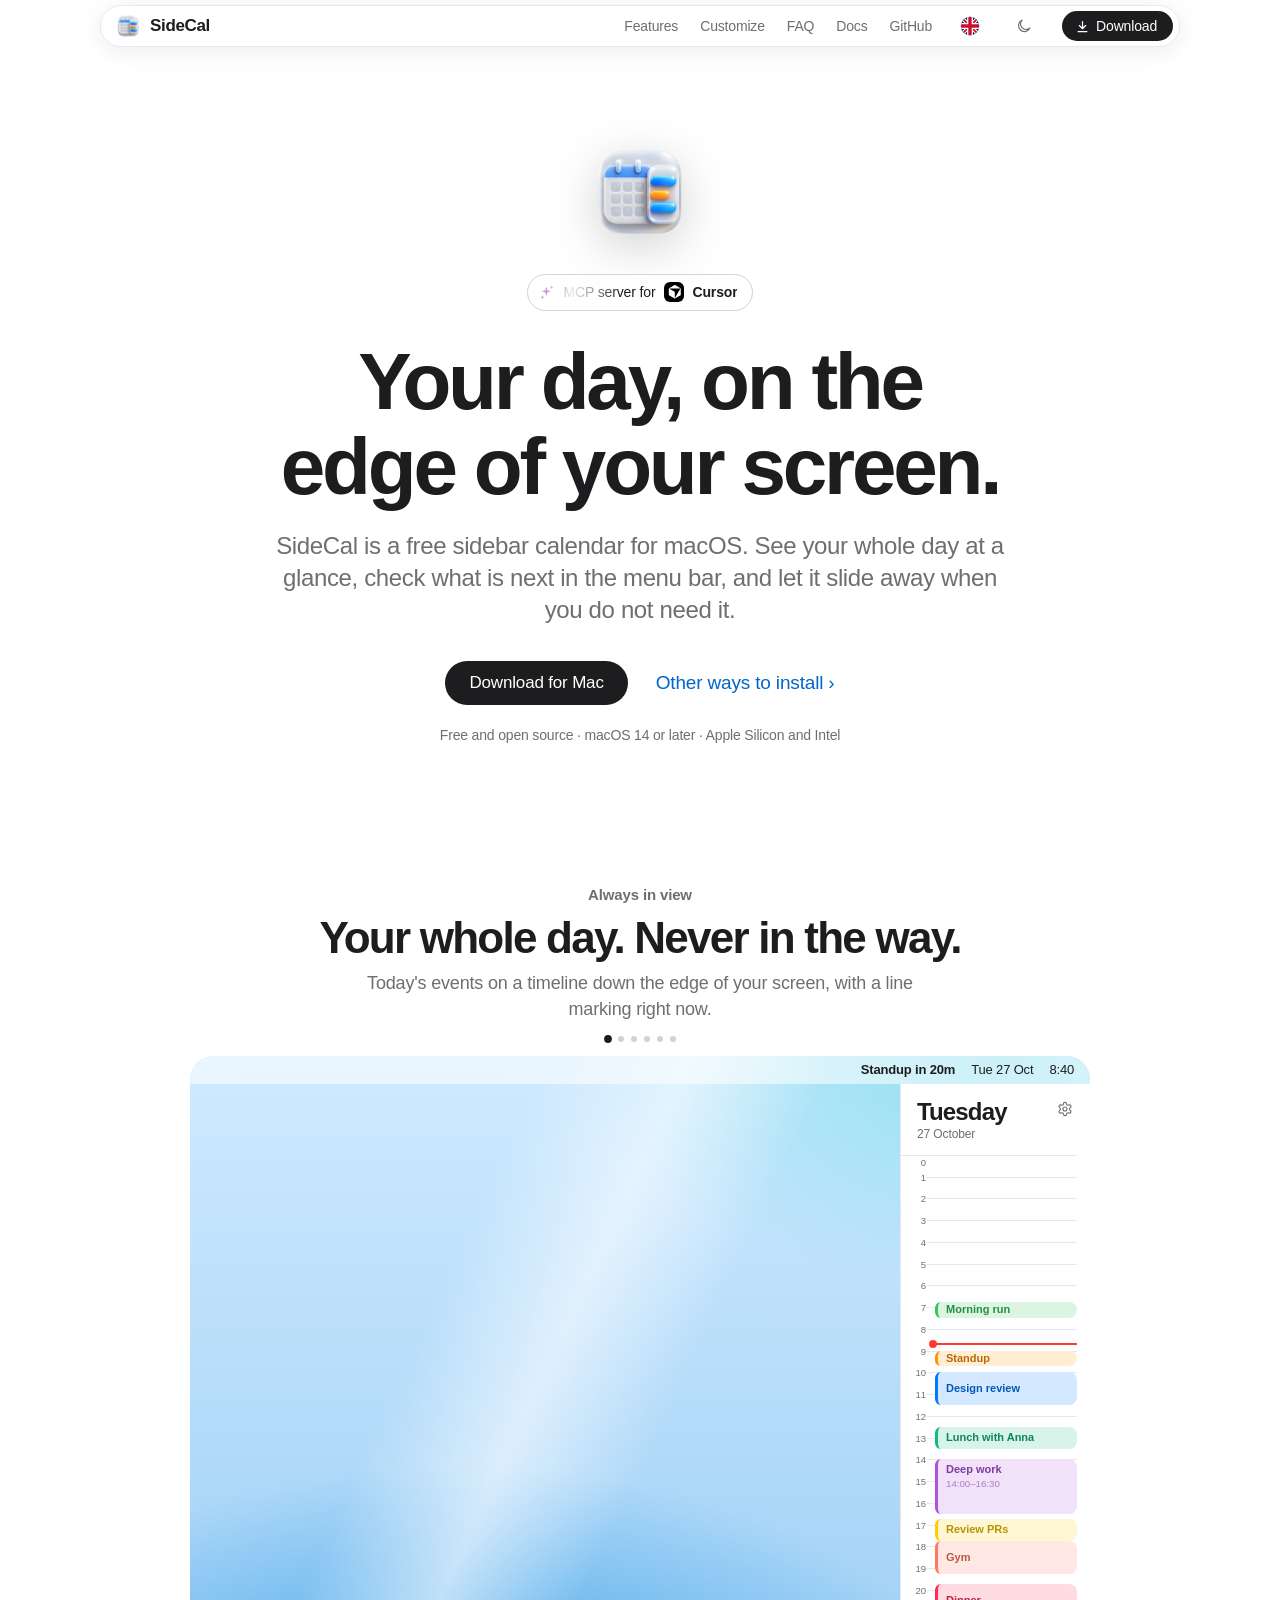
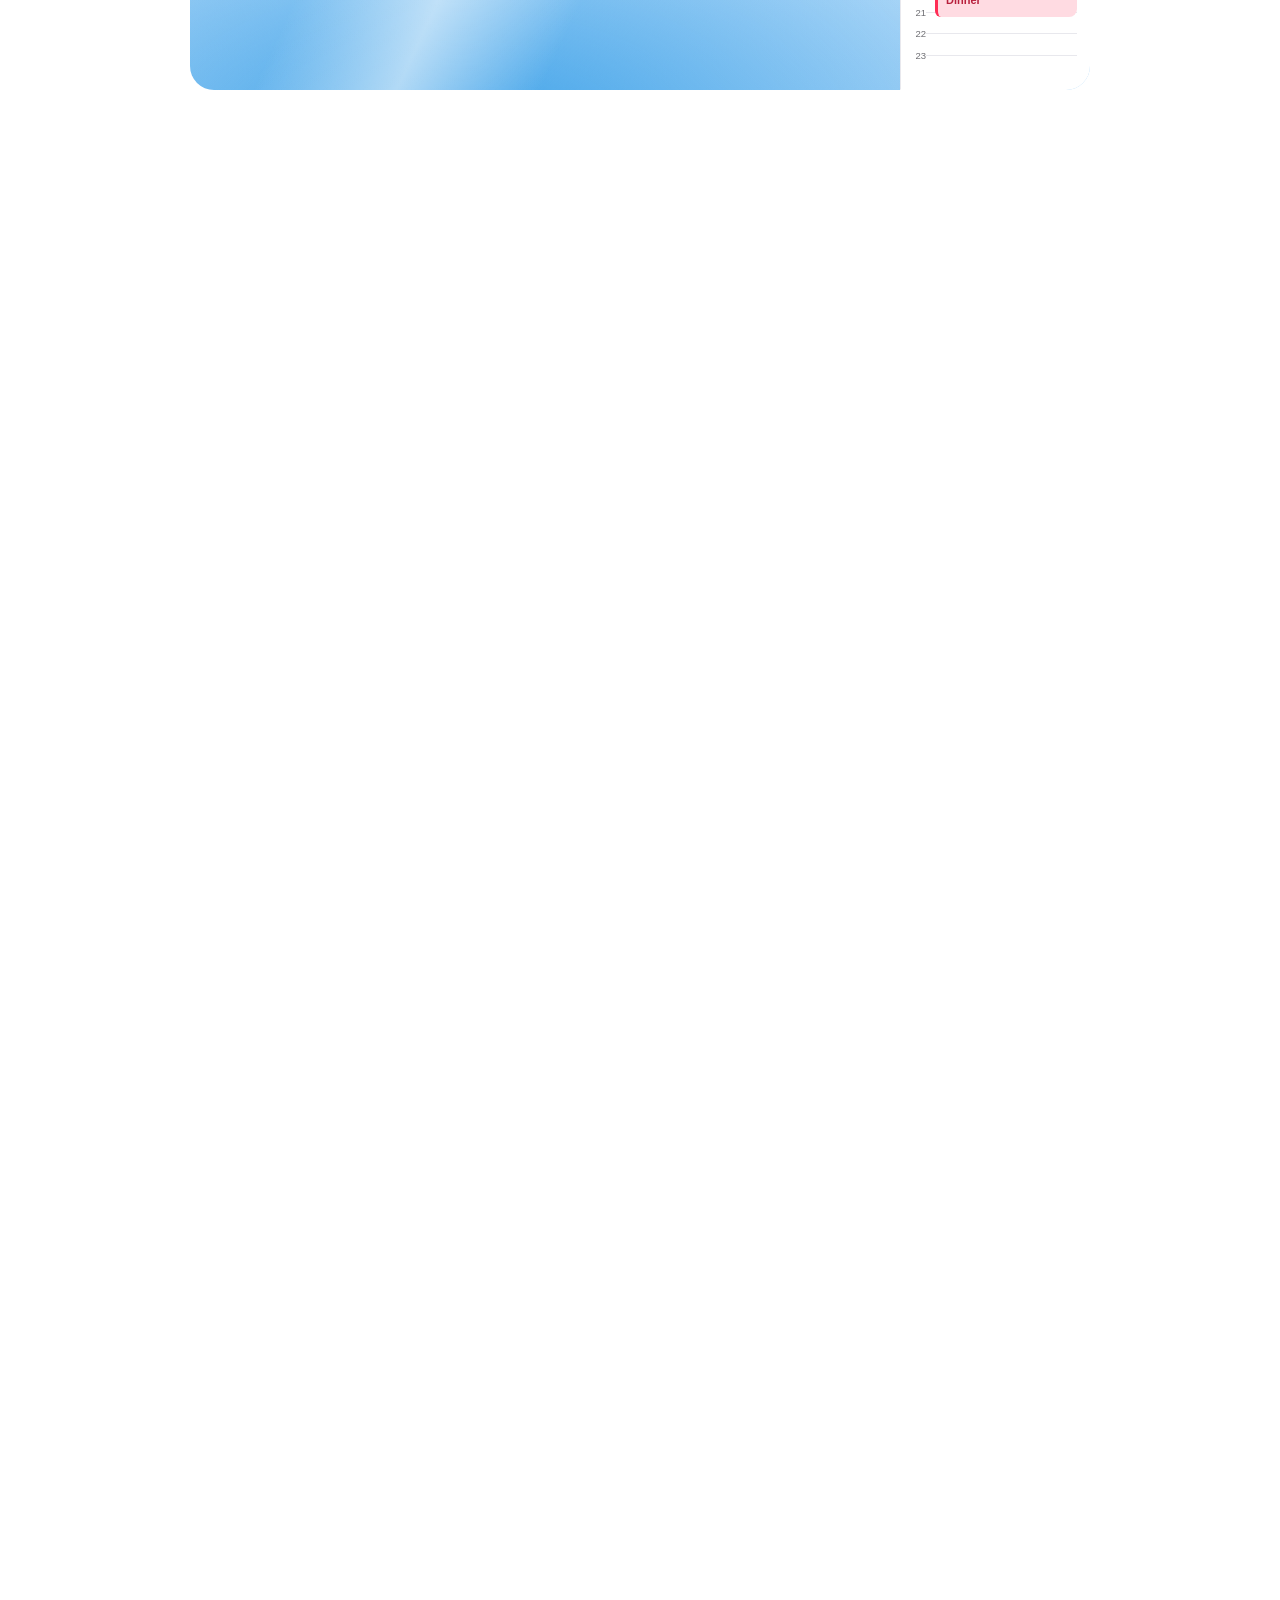
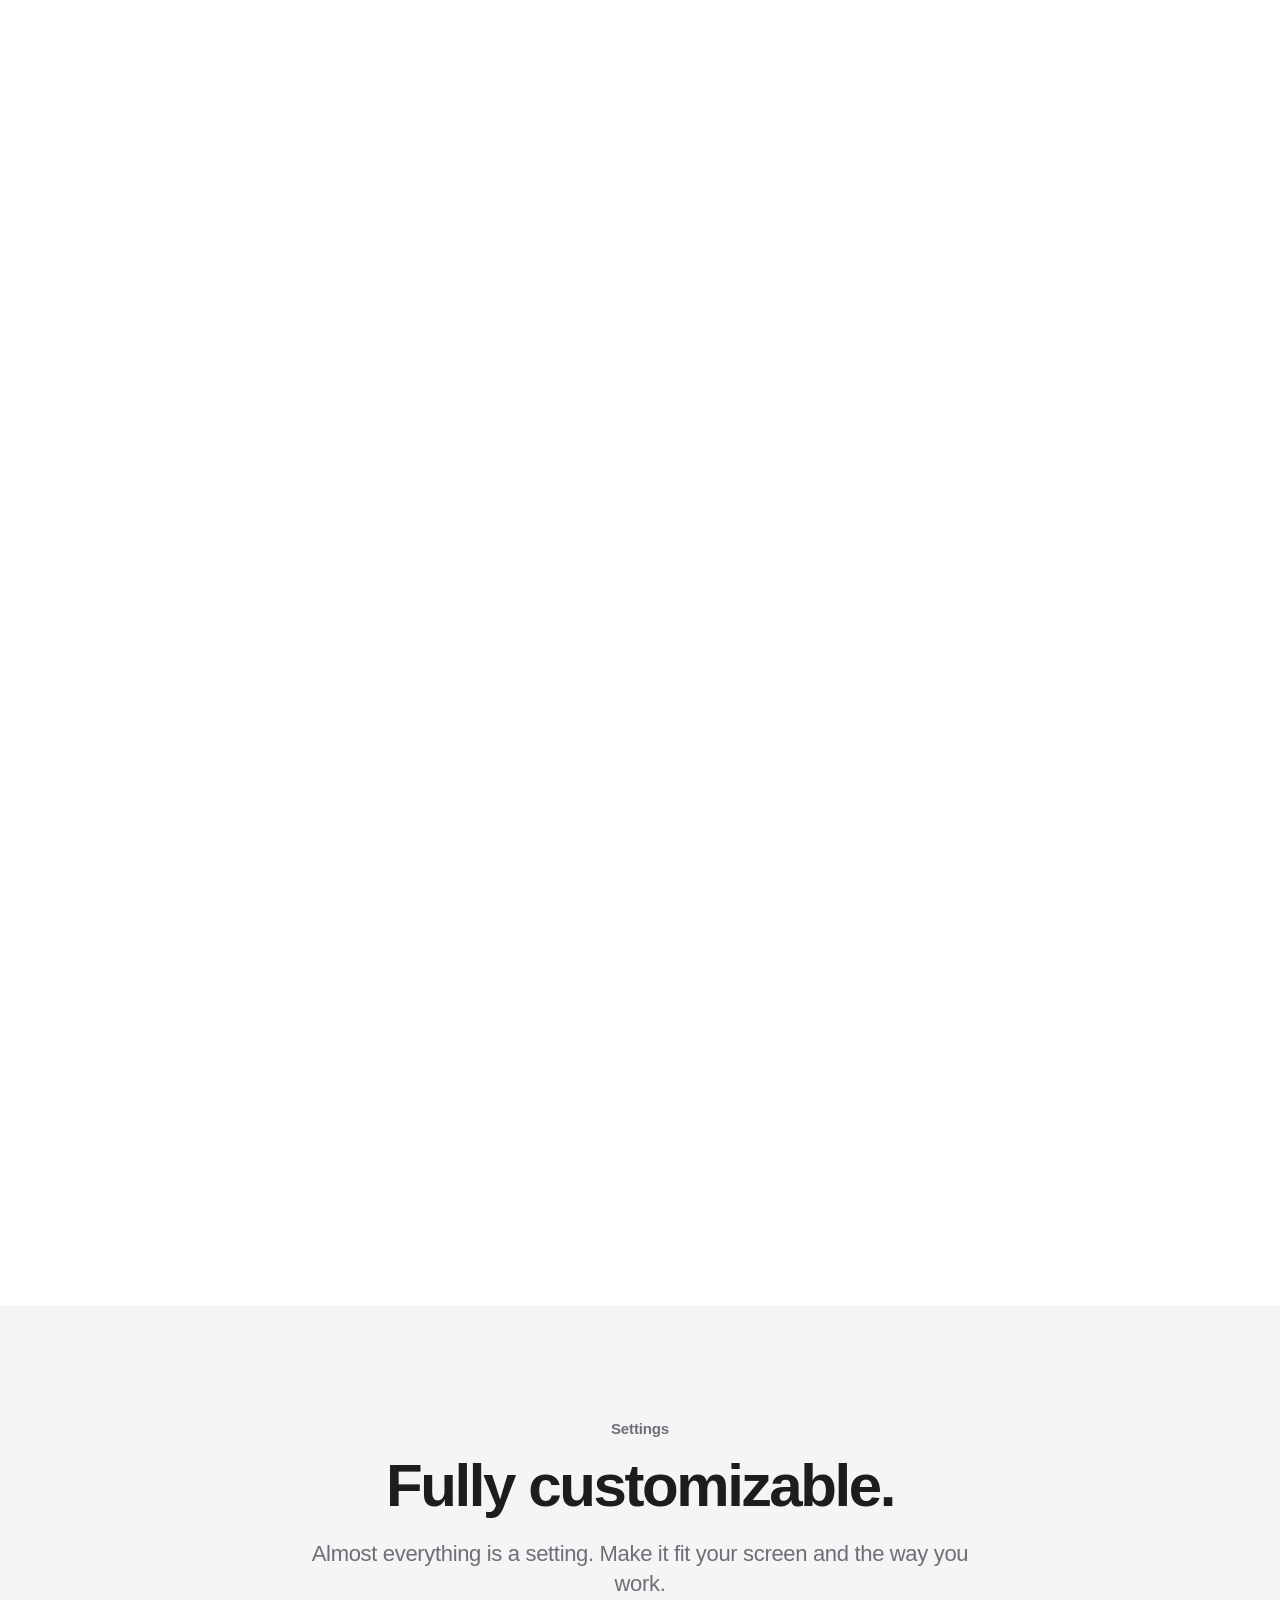
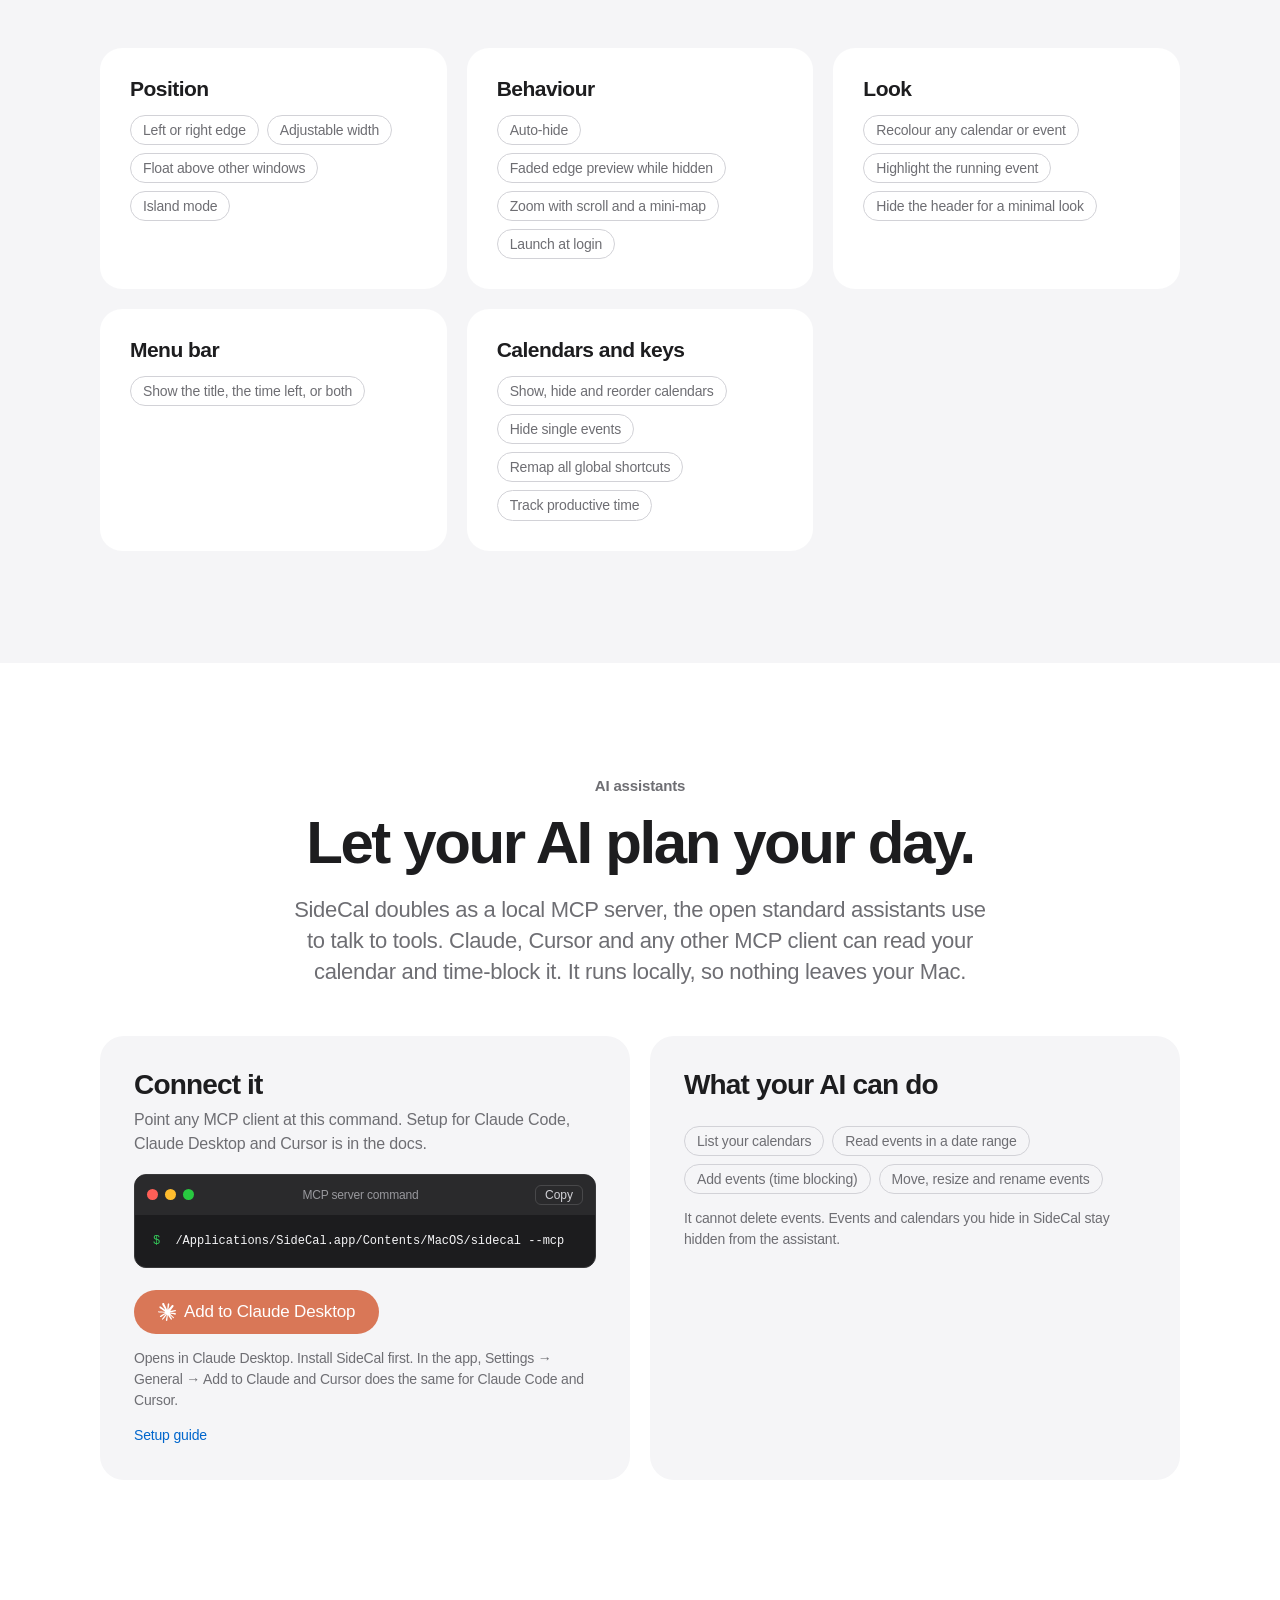
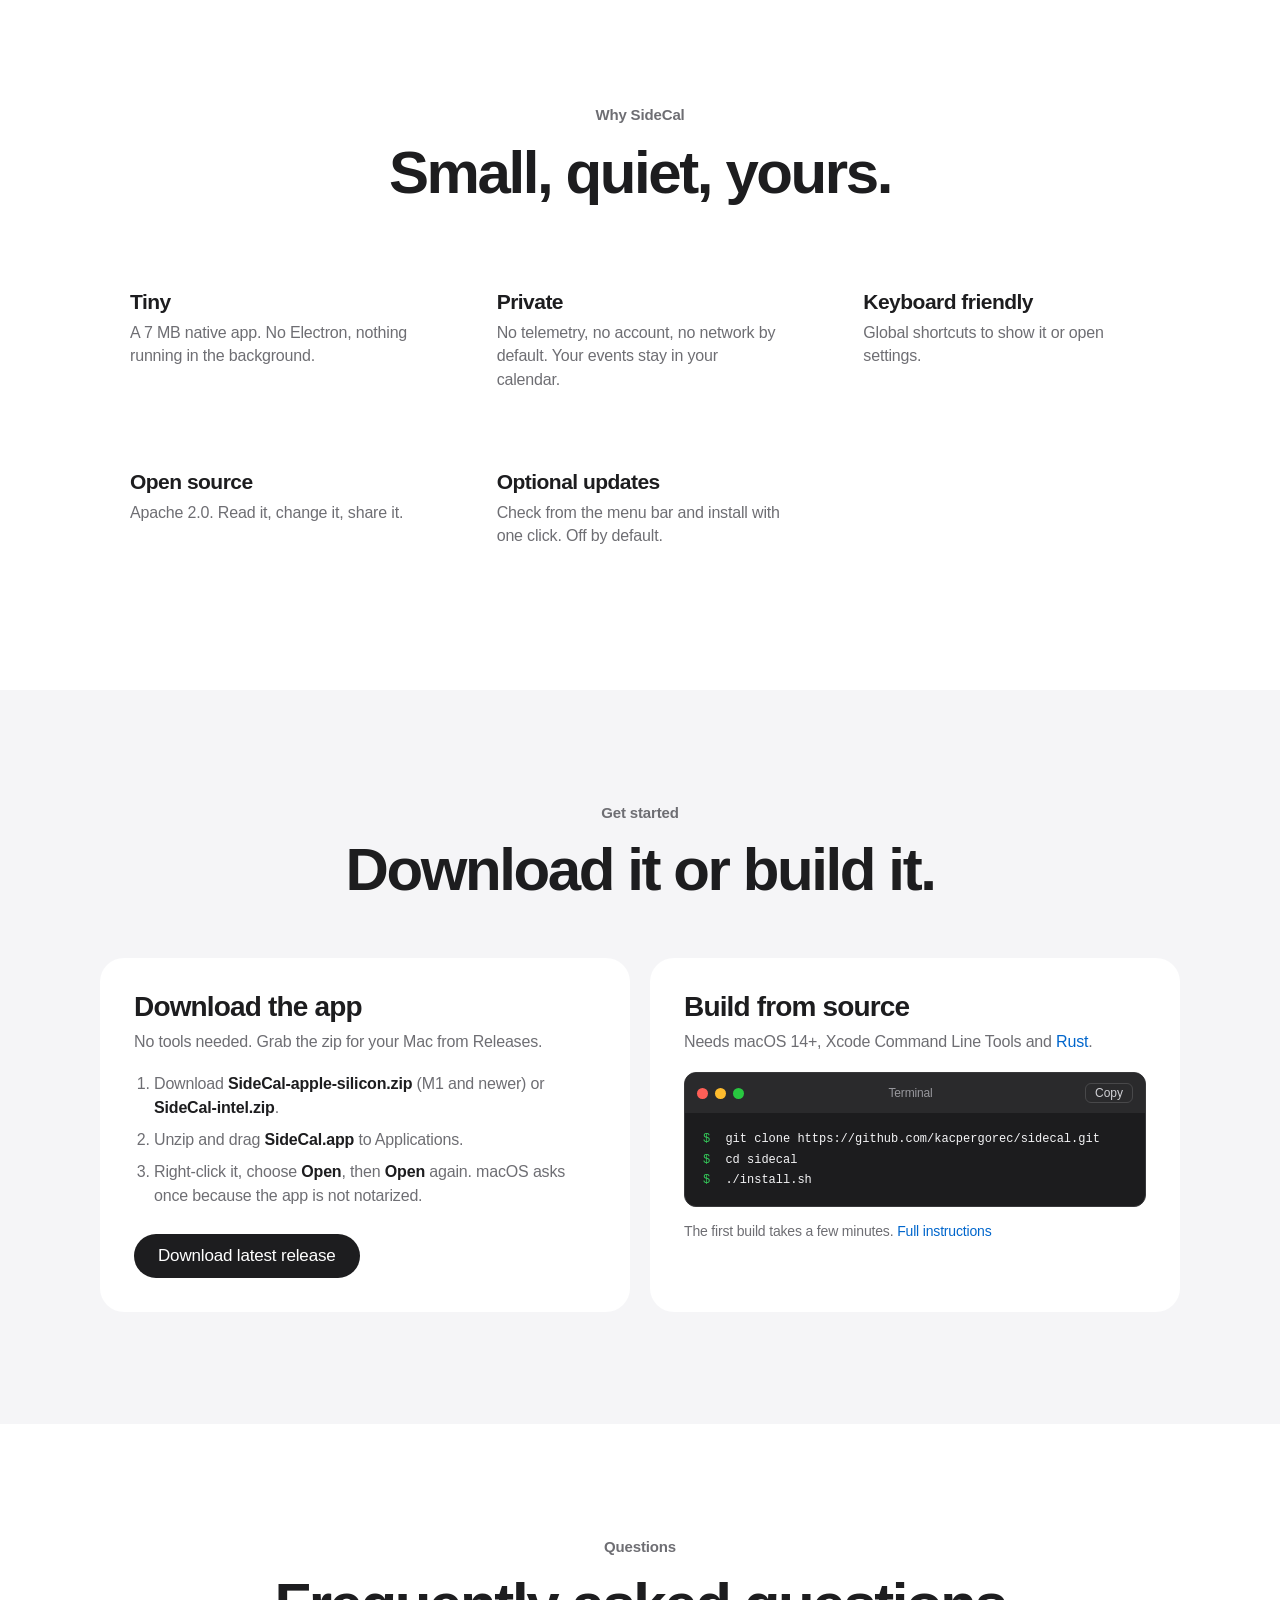
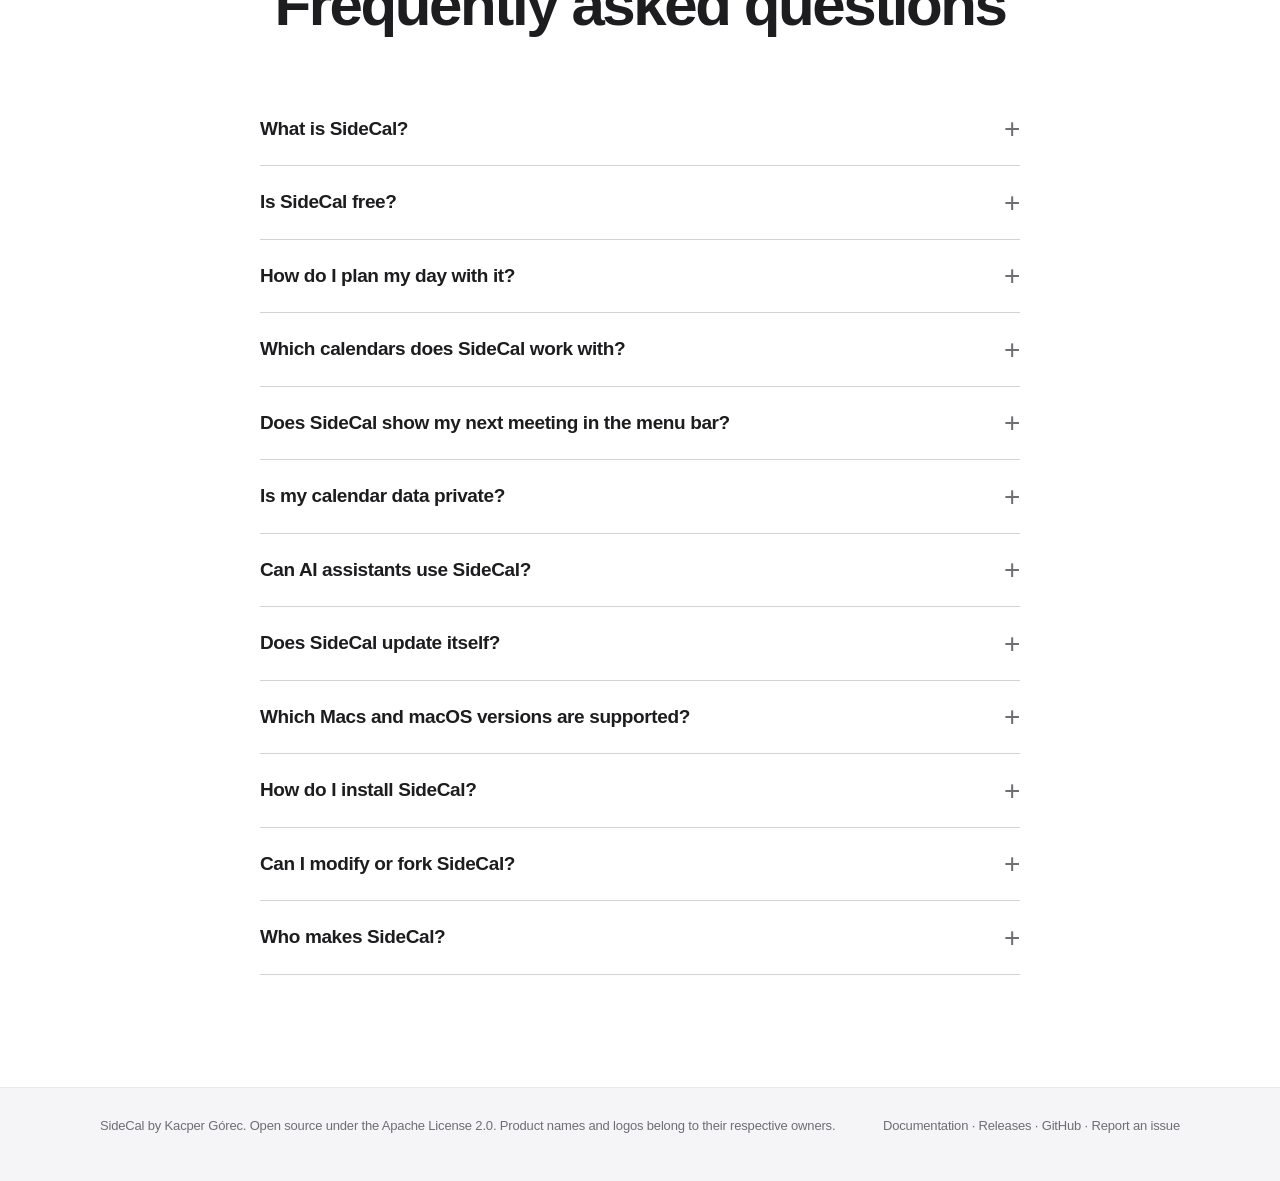
<file: docs/index.html>
<!doctype html>
<html lang="en">
<head>
<meta charset="utf-8">
<meta http-equiv="Content-Security-Policy" content="default-src 'none'; img-src 'self'; style-src 'self' 'unsafe-inline'; script-src 'self'; base-uri 'none'; form-action 'none'">
<meta name="referrer" content="strict-origin-when-cross-origin">
<meta name="viewport" content="width=device-width, initial-scale=1">
<title>SideCal: free sidebar calendar for macOS with a zoomable timeline and a menu bar countdown</title>
<meta name="description" content="SideCal is a free, open-source sidebar calendar for macOS. See your whole day at a glance, zoom into it, check your next event in the menu bar, sync with Apple Calendar (iCloud, Google, Exchange), and let AI assistants like Claude and Cursor plan your day through a local MCP server.">
<meta name="google-site-verification" content="FfxDt4ZK_0-kXZctdElqRho7a4NbqAMR-oMUTOPGoI4" />
<meta name="author" content="Kacper Górec">
<meta name="theme-color" content="#ffffff">
<link rel="canonical" href="https://kacpergorec.github.io/sidecal/">
<meta property="og:type" content="website">
<meta property="og:site_name" content="SideCal">
<meta property="og:title" content="SideCal: the free sidebar calendar for macOS">
<meta property="og:description" content="Free sidebar calendar for macOS: a zoomable day timeline, auto-hide, a menu bar countdown, and a local MCP server so AI assistants like Claude and Cursor can plan your day.">
<meta property="og:image" content="https://kacpergorec.github.io/sidecal/icon.png">
<meta property="og:url" content="https://kacpergorec.github.io/sidecal/">
<meta name="twitter:card" content="summary">
<meta name="twitter:title" content="SideCal: the free sidebar calendar for macOS">
<meta name="twitter:description" content="Free sidebar calendar for macOS: a zoomable day timeline, auto-hide, a menu bar countdown, and a local MCP server so AI assistants like Claude and Cursor can plan your day.">
<link rel="icon" href="favicon.ico" sizes="any">
<link rel="icon" href="favicon-32x32.png" type="image/png" sizes="32x32">
<link rel="icon" href="favicon-16x16.png" type="image/png" sizes="16x16">
<link rel="apple-touch-icon" href="apple-touch-icon.png">
<script src="i18n.js"></script>
<script src="lang.js"></script>
<script src="theme.js"></script>
<link rel="stylesheet" href="style.css">
<script type="application/ld+json">
[
  {
    "@context": "https://schema.org",
    "@type": "SoftwareApplication",
    "name": "SideCal",
    "alternateName": [
      "Sidebar Calendar",
      "Side Calendar"
    ],
    "description": "Free, open-source sidebar calendar for macOS with a zoomable, auto-hiding 24-hour timeline and a menu bar countdown. Works with Apple Calendar (iCloud, Google, Exchange). Includes a local MCP server so AI assistants such as Claude, Cursor, Windsurf, Zed, Gemini CLI, GitHub Copilot and Cline can read and time-block the calendar.",
    "applicationCategory": "ProductivityApplication",
    "operatingSystem": "macOS 14 or later",
    "image": "https://kacpergorec.github.io/sidecal/icon.png",
    "url": "https://kacpergorec.github.io/sidecal/",
    "license": "https://www.apache.org/licenses/LICENSE-2.0",
    "offers": {
      "@type": "Offer",
      "price": "0",
      "priceCurrency": "USD"
    },
    "author": {
      "@type": "Person",
      "name": "Kacper Górec"
    },
    "codeRepository": "https://github.com/kacpergorec/sidecal",
    "keywords": "sidebar calendar, side calendar, macOS calendar, menu bar calendar, time blocking, timeboxing, productivity, open source, MCP server, calendar MCP, AI calendar assistant"
  },
  {
    "@context": "https://schema.org",
    "@type": "FAQPage",
    "mainEntity": [
      {
        "@type": "Question",
        "name": "What is SideCal?",
        "acceptedAnswer": {
          "@type": "Answer",
          "text": "SideCal is a free, open-source sidebar calendar for macOS. It shows today's Apple Calendar as a 24-hour timeline on the edge of your screen, adds a countdown to your next event in the menu bar, and lets you zoom into your day and move or resize events by dragging."
        }
      },
      {
        "@type": "Question",
        "name": "Is SideCal free?",
        "acceptedAnswer": {
          "@type": "Answer",
          "text": "Yes. SideCal is free and open source under the Apache License 2.0. It has no ads, no account and no subscription."
        }
      },
      {
        "@type": "Question",
        "name": "How do I plan my day with it?",
        "acceptedAnswer": {
          "@type": "Answer",
          "text": "Open SideCal to see today as a timeline. Drag an entry to move it, or drag its top or bottom edge to resize it, and zoom in with Ctrl or Cmd and scroll. Changes are saved to your Apple Calendar. To add events, ask an AI assistant through the MCP server or use the Calendar app."
        }
      },
      {
        "@type": "Question",
        "name": "Which calendars does SideCal work with?",
        "acceptedAnswer": {
          "@type": "Answer",
          "text": "Every calendar in the macOS Calendar app: iCloud, Google, Exchange, CalDAV and local calendars. Add the account in System Settings and it appears in SideCal."
        }
      },
      {
        "@type": "Question",
        "name": "Does SideCal show my next meeting in the menu bar?",
        "acceptedAnswer": {
          "@type": "Answer",
          "text": "Yes. The menu bar shows the running event with the time left, for example “Design review (23m left)”, or the next event, for example “Standup in 12m”. You can hide the title or the duration in Settings."
        }
      },
      {
        "@type": "Question",
        "name": "Is my calendar data private?",
        "acceptedAnswer": {
          "@type": "Answer",
          "text": "Yes. SideCal has no telemetry and no analytics. It reads your events locally through Apple's EventKit and keeps its own settings in one JSON file on your Mac. The only network call it can make is an optional update check, which is off by default and downloads one small file."
        }
      },
      {
        "@type": "Question",
        "name": "Can AI assistants use SideCal?",
        "acceptedAnswer": {
          "@type": "Answer",
          "text": "Yes. Run sidecal --mcp and SideCal acts as a local MCP server over stdio, with no network. Any MCP client, such as Claude or Cursor, can list calendars, read events, add events and move or rename them. It cannot delete events, and events you hide in SideCal stay hidden from the assistant."
        }
      },
      {
        "@type": "Question",
        "name": "Does SideCal update itself?",
        "acceptedAnswer": {
          "@type": "Answer",
          "text": "Optionally. Turn on Check for Updates Automatically in Settings, or use Check for Updates in the menu bar menu. SideCal reads one small file (latest.json) from GitHub Pages, and installing an update always needs your click. With the setting off it makes no network calls."
        }
      },
      {
        "@type": "Question",
        "name": "Which Macs and macOS versions are supported?",
        "acceptedAnswer": {
          "@type": "Answer",
          "text": "macOS 14 (Sonoma) or newer. SideCal is tested on an Intel Mac running macOS 15. Apple Silicon should work but is untested."
        }
      },
      {
        "@type": "Question",
        "name": "How do I install SideCal?",
        "acceptedAnswer": {
          "@type": "Answer",
          "text": "Download SideCal-apple-silicon.zip or SideCal-intel.zip from the latest GitHub release, unzip it and drag SideCal.app to Applications. Or build it yourself: clone the repository and run ./install.sh (needs the Xcode Command Line Tools and Rust)."
        }
      },
      {
        "@type": "Question",
        "name": "Can I modify or fork SideCal?",
        "acceptedAnswer": {
          "@type": "Answer",
          "text": "Yes. SideCal is licensed under Apache 2.0, so you may change and redistribute it, including commercially. Keep the LICENSE and NOTICE files that credit the author, Kacper Górec, and mark your changes."
        }
      },
      {
        "@type": "Question",
        "name": "Who makes SideCal?",
        "acceptedAnswer": {
          "@type": "Answer",
          "text": "SideCal is made by Kacper Górec and written in Rust with Tauri."
        }
      }
    ]
  }
]
</script>
</head>
<body>
<svg width="0" height="0" style="position:absolute" aria-hidden="true" focusable="false"><defs><clipPath id="fc"><circle cx="12" cy="12" r="11"/></clipPath></defs>
<symbol id="f-gb" viewBox="0 0 24 24"><g clip-path="url(#fc)"><rect width="24" height="24" fill="#012169"/><path d="M0 0l24 24M24 0L0 24" stroke="#fff" stroke-width="4.5"/><path d="M0 0l24 24M24 0L0 24" stroke="#c8102e" stroke-width="2"/><path d="M12 0v24M0 12h24" stroke="#fff" stroke-width="7"/><path d="M12 0v24M0 12h24" stroke="#c8102e" stroke-width="4"/></g></symbol>
<symbol id="f-pl" viewBox="0 0 24 24"><g clip-path="url(#fc)"><rect width="24" height="12" fill="#fff"/><rect y="12" width="24" height="12" fill="#dc143c"/></g><circle cx="12" cy="12" r="10.75" fill="none" stroke="currentColor" stroke-opacity=".18"/></symbol>
<symbol id="f-de" viewBox="0 0 24 24"><g clip-path="url(#fc)"><rect width="24" height="8" fill="#000"/><rect y="8" width="24" height="8" fill="#d00"/><rect y="16" width="24" height="8" fill="#ffce00"/></g></symbol>
<symbol id="f-es" viewBox="0 0 24 24"><g clip-path="url(#fc)"><rect width="24" height="24" fill="#aa151b"/><rect y="6" width="24" height="12" fill="#f1bf00"/></g></symbol>
<symbol id="f-fr" viewBox="0 0 24 24"><g clip-path="url(#fc)"><rect width="8" height="24" fill="#0055a4"/><rect x="8" width="8" height="24" fill="#fff"/><rect x="16" width="8" height="24" fill="#ef4135"/></g><circle cx="12" cy="12" r="10.75" fill="none" stroke="currentColor" stroke-opacity=".18"/></symbol></svg>

<header class="nav">
  <div class="wrap">
    <a class="brand" href="./"><img src="icon.png" alt="" width="26" height="26">SideCal</a>
    <nav class="menu" aria-label="Main">
      <a href="#features">Features</a>
      <a href="#customize">Customize</a>
      <a href="#faq">FAQ</a>
      <a class="keep" href="documentation.html">Docs</a>
      <a class="hide-s" href="https://github.com/kacpergorec/sidecal">GitHub</a>
      <div class="langpick"><button class="lang-btn" type="button" aria-label="Language" aria-haspopup="menu" aria-expanded="false"><svg class="flag" aria-hidden="true"><use href="#f-gb"/></svg></button><ul class="lang-menu" role="menu" hidden><li><button type="button" role="menuitem" data-lang="en" lang="en"><svg class="flag" aria-hidden="true"><use href="#f-gb"/></svg>English</button></li><li><button type="button" role="menuitem" data-lang="pl" lang="pl"><svg class="flag" aria-hidden="true"><use href="#f-pl"/></svg>Polski</button></li><li><button type="button" role="menuitem" data-lang="de" lang="de"><svg class="flag" aria-hidden="true"><use href="#f-de"/></svg>Deutsch</button></li><li><button type="button" role="menuitem" data-lang="es" lang="es"><svg class="flag" aria-hidden="true"><use href="#f-es"/></svg>Español</button></li><li><button type="button" role="menuitem" data-lang="fr" lang="fr"><svg class="flag" aria-hidden="true"><use href="#f-fr"/></svg>Français</button></li></ul></div>
      <button class="theme-toggle" type="button" aria-label="Switch to dark mode"><svg class="moon" viewBox="0 0 24 24" aria-hidden="true"><path d="M20 14.5A8 8 0 1 1 9.5 4a6.5 6.5 0 0 0 10.5 10.5z"/></svg><svg class="sun" viewBox="0 0 24 24" aria-hidden="true"><circle cx="12" cy="12" r="4"/><path d="M12 2v2M12 20v2M4.9 4.9l1.4 1.4M17.7 17.7l1.4 1.4M2 12h2M20 12h2M4.9 19.1l1.4-1.4M17.7 6.3l1.4-1.4"/></svg></button>
      <a class="gh keep" href="https://github.com/kacpergorec/sidecal/releases/latest"><svg viewBox="0 0 24 24" aria-hidden="true"><path d="M12 4v11M7 10.5l5 5 5-5M5 20h14"/></svg>Download</a>
    </nav>
  </div>
</header>

<main>
<section class="hero">
  <div class="wrap">
    <img class="app reveal" src="icon.png" alt="SideCal app icon" width="104" height="104">
    <a class="chip reveal" href="#ai" title="MCP server for AI assistants: Claude, Cursor, Windsurf, Zed, Gemini CLI, GitHub Copilot and Cline"><svg class="st" viewBox="0 0 24 24" aria-hidden="true"><defs><linearGradient id="sg" x1="0" y1="0" x2="1" y2="1"><stop offset="0" stop-color="#ff6a8b"/><stop offset=".5" stop-color="#af52de"/><stop offset="1" stop-color="#4f8cff"/></linearGradient></defs><g fill="url(#sg)"><path class="a" d="M11 4l1.7 5.3L18 11l-5.3 1.7L11 18l-1.7-5.3L4 11l5.3-1.7z"/><path class="b" d="M19 2l.8 2.2L22 5l-2.2.8L19 8l-.8-2.2L16 5l2.2-.8z"/><path class="c" d="M5 17l.8 2.2L8 20l-2.2.8L5 23l-.8-2.2L2 20l2.2-.8z"/></g></svg><span class="sr">MCP server for AI assistants such as Claude, Cursor, Windsurf, Zed, Gemini CLI, GitHub Copilot and Cline. Learn more.</span><span class="txt" data-nosnippet aria-hidden="true">MCP server for</span><span class="who" data-nosnippet aria-hidden="true"><span class="swap"><span class="tile on" style="background:#D97757"><svg viewBox="0 0 24 24"><path d="m4.7144 15.9555 4.7174-2.6471.079-.2307-.079-.1275h-.2307l-.7893-.0486-2.6956-.0729-2.3375-.0971-2.2646-.1214-.5707-.1215-.5343-.7042.0546-.3522.4797-.3218.686.0608 1.5179.1032 2.2767.1578 1.6514.0972 2.4468.255h.3886l.0546-.1579-.1336-.0971-.1032-.0972L6.973 9.8356l-2.55-1.6879-1.3356-.9714-.7225-.4918-.3643-.4614-.1578-1.0078.6557-.7225.8803.0607.2246.0607.8925.686 1.9064 1.4754 2.4893 1.8336.3643.3035.1457-.1032.0182-.0728-.164-.2733-1.3539-2.4467-1.445-2.4893-.6435-1.032-.17-.6194c-.0607-.255-.1032-.4674-.1032-.7285L6.287.1335 6.6997 0l.9957.1336.419.3642.6192 1.4147 1.0018 2.2282 1.5543 3.0296.4553.8985.2429.8318.091.255h.1579v-.1457l.1275-1.706.2368-2.0947.2307-2.6957.0789-.7589.3764-.9107.7468-.4918.5828.2793.4797.686-.0668.4433-.2853 1.8517-.5586 2.9021-.3643 1.9429h.2125l.2429-.2429.9835-1.3053 1.6514-2.0643.7286-.8196.85-.9046.5464-.4311h1.0321l.759 1.1293-.34 1.1657-1.0625 1.3478-.8804 1.1414-1.2628 1.7-.7893 1.36.0729.1093.1882-.0183 2.8535-.607 1.5421-.2794 1.8396-.3157.8318.3886.091.3946-.3278.8075-1.967.4857-2.3072.4614-3.4364.8136-.0425.0304.0486.0607 1.5482.1457.6618.0364h1.621l3.0175.2247.7892.522.4736.6376-.079.4857-1.2142.6193-1.6393-.3886-3.825-.9107-1.3113-.3279h-.1822v.1093l1.0929 1.0686 2.0035 1.8092 2.5075 2.3314.1275.5768-.3218.4554-.34-.0486-2.2039-1.6575-.85-.7468-1.9246-1.621h-.1275v.17l.4432.6496 2.3436 3.5214.1214 1.0807-.17.3521-.6071.2125-.6679-.1214-1.3721-1.9246L14.38 17.959l-1.1414-1.9428-.1397.079-.674 7.2552-.3156.3703-.7286.2793-.6071-.4614-.3218-.7468.3218-1.4753.3886-1.9246.3157-1.53.2853-1.9004.17-.6314-.0121-.0425-.1397.0182-1.4328 1.9672-2.1796 2.9446-1.7243 1.8456-.4128.164-.7164-.3704.0667-.6618.4008-.5889 2.386-3.0357 1.4389-1.882.929-1.0868-.0062-.1579h-.0546l-6.3385 4.1164-1.1293.1457-.4857-.4554.0608-.7467.2307-.2429 1.9064-1.3114Z"/></svg></span><span class="tile" style="background:#000000"><svg viewBox="0 0 24 24"><path d="M11.503.131 1.891 5.678a.84.84 0 0 0-.42.726v11.188c0 .3.162.575.42.724l9.609 5.55a1 1 0 0 0 .998 0l9.61-5.55a.84.84 0 0 0 .42-.724V6.404a.84.84 0 0 0-.42-.726L12.497.131a1.01 1.01 0 0 0-.996 0M2.657 6.338h18.55c.263 0 .43.287.297.515L12.23 22.918c-.062.107-.229.064-.229-.06V12.335a.59.59 0 0 0-.295-.51l-9.11-5.257c-.109-.063-.064-.23.061-.23"/></svg></span><span class="tile" style="background:#0B100F"><svg viewBox="0 0 24 24"><path d="M23.55 5.067c-1.2038-.002-2.1806.973-2.1806 2.1765v4.8676c0 .972-.8035 1.7594-1.7597 1.7594-.568 0-1.1352-.286-1.4718-.7659l-4.9713-7.1003c-.4125-.5896-1.0837-.941-1.8103-.941-1.1334 0-2.1533.9635-2.1533 2.153v4.8957c0 .972-.7969 1.7594-1.7596 1.7594-.57 0-1.1363-.286-1.4728-.7658L.4076 5.1598C.2822 4.9798 0 5.0688 0 5.2882v4.2452c0 .2147.0656.4228.1884.599l5.4748 7.8183c.3234.462.8006.8052 1.3509.9298 1.3771.313 2.6446-.747 2.6446-2.0977v-4.893c0-.972.7875-1.7593 1.7596-1.7593h.003a1.798 1.798 0 0 1 1.4718.7658l4.9723 7.0994c.4135.5905 1.05.941 1.8093.941 1.1587 0 2.1515-.9645 2.1515-2.153v-4.8948c0-.972.7875-1.7594 1.7596-1.7594h.194a.22.22 0 0 0 .2204-.2202v-4.622a.22.22 0 0 0-.2203-.2203Z"/></svg></span><span class="tile" style="background:#084CCF"><svg viewBox="0 0 24 24"><path d="M2.25 1.5a.75.75 0 0 0-.75.75v16.5H0V2.25A2.25 2.25 0 0 1 2.25 0h20.095c1.002 0 1.504 1.212.795 1.92L10.764 14.298h3.486V12.75h1.5v1.922a1.125 1.125 0 0 1-1.125 1.125H9.264l-2.578 2.578h11.689V9h1.5v9.375a1.5 1.5 0 0 1-1.5 1.5H5.185L2.562 22.5H21.75a.75.75 0 0 0 .75-.75V5.25H24v16.5A2.25 2.25 0 0 1 21.75 24H1.655C.653 24 .151 22.788.86 22.08L13.19 9.75H9.75v1.5h-1.5V9.375A1.125 1.125 0 0 1 9.375 8.25h5.314l2.625-2.625H5.625V15h-1.5V5.625a1.5 1.5 0 0 1 1.5-1.5h13.19L21.438 1.5z"/></svg></span><span class="tile" style="background:#8E75B2"><svg viewBox="0 0 24 24"><path d="M11.04 19.32Q12 21.51 12 24q0-2.49.93-4.68.96-2.19 2.58-3.81t3.81-2.55Q21.51 12 24 12q-2.49 0-4.68-.93a12.3 12.3 0 0 1-3.81-2.58 12.3 12.3 0 0 1-2.58-3.81Q12 2.49 12 0q0 2.49-.96 4.68-.93 2.19-2.55 3.81a12.3 12.3 0 0 1-3.81 2.58Q2.49 12 0 12q2.49 0 4.68.96 2.19.93 3.81 2.55t2.55 3.81"/></svg></span><span class="tile" style="background:#000000"><svg viewBox="0 0 24 24"><path d="M23.922 16.997C23.061 18.492 18.063 22.02 12 22.02 5.937 22.02.939 18.492.078 16.997A.641.641 0 0 1 0 16.741v-2.869a.883.883 0 0 1 .053-.22c.372-.935 1.347-2.292 2.605-2.656.167-.429.414-1.055.644-1.517a10.098 10.098 0 0 1-.052-1.086c0-1.331.282-2.499 1.132-3.368.397-.406.89-.717 1.474-.952C7.255 2.937 9.248 1.98 11.978 1.98c2.731 0 4.767.957 6.166 2.093.584.235 1.077.546 1.474.952.85.869 1.132 2.037 1.132 3.368 0 .368-.014.733-.052 1.086.23.462.477 1.088.644 1.517 1.258.364 2.233 1.721 2.605 2.656a.841.841 0 0 1 .053.22v2.869a.641.641 0 0 1-.078.256Zm-11.75-5.992h-.344a4.359 4.359 0 0 1-.355.508c-.77.947-1.918 1.492-3.508 1.492-1.725 0-2.989-.359-3.782-1.259a2.137 2.137 0 0 1-.085-.104L4 11.746v6.585c1.435.779 4.514 2.179 8 2.179 3.486 0 6.565-1.4 8-2.179v-6.585l-.098-.104s-.033.045-.085.104c-.793.9-2.057 1.259-3.782 1.259-1.59 0-2.738-.545-3.508-1.492a4.359 4.359 0 0 1-.355-.508Zm2.328 3.25c.549 0 1 .451 1 1v2c0 .549-.451 1-1 1-.549 0-1-.451-1-1v-2c0-.549.451-1 1-1Zm-5 0c.549 0 1 .451 1 1v2c0 .549-.451 1-1 1-.549 0-1-.451-1-1v-2c0-.549.451-1 1-1Zm3.313-6.185c.136 1.057.403 1.913.878 2.497.442.544 1.134.938 2.344.938 1.573 0 2.292-.337 2.657-.751.384-.435.558-1.15.558-2.361 0-1.14-.243-1.847-.705-2.319-.477-.488-1.319-.862-2.824-1.025-1.487-.161-2.192.138-2.533.529-.269.307-.437.808-.438 1.578v.021c0 .265.021.562.063.893Zm-1.626 0c.042-.331.063-.628.063-.894v-.02c-.001-.77-.169-1.271-.438-1.578-.341-.391-1.046-.69-2.533-.529-1.505.163-2.347.537-2.824 1.025-.462.472-.705 1.179-.705 2.319 0 1.211.175 1.926.558 2.361.365.414 1.084.751 2.657.751 1.21 0 1.902-.394 2.344-.938.475-.584.742-1.44.878-2.497Z"/></svg></span><span class="tile" style="background:#18181B"><svg viewBox="0 0 24 24"><path d="m23.365 13.556-1.442-2.895V8.994c0-2.764-2.218-5.002-4.954-5.002h-2.464c.178-.367.276-.779.276-1.213A2.77 2.77 0 0 0 12.018 0a2.77 2.77 0 0 0-2.763 2.779c0 .434.098.846.276 1.213H7.067c-2.736 0-4.954 2.238-4.954 5.002v1.667L.64 13.549c-.149.29-.149.636 0 .927l1.472 2.855v1.667C2.113 21.762 4.33 24 7.067 24h9.902c2.736 0 4.954-2.238 4.954-5.002V17.33l1.44-2.865c.143-.286.143-.622.002-.91m-12.854 2.36a2.27 2.27 0 0 1-2.261 2.273 2.27 2.27 0 0 1-2.261-2.273v-4.042A2.27 2.27 0 0 1 8.249 9.6a2.267 2.267 0 0 1 2.262 2.274zm7.285 0a2.27 2.27 0 0 1-2.26 2.273 2.27 2.27 0 0 1-2.262-2.273v-4.042A2.267 2.267 0 0 1 15.535 9.6a2.267 2.267 0 0 1 2.261 2.274z"/></svg></span></span><span class="names"><b class="on">Claude</b><b>Cursor</b><b>Windsurf</b><b>Zed</b><b>Gemini CLI</b><b>Copilot</b><b>Cline</b></span></span></a>
    <h1 class="reveal" style="--i:1">Your day, on the edge of your screen.</h1>
    <p class="lead reveal" style="--i:2">SideCal is a free sidebar calendar for macOS. See your whole day at a glance, check what is next in the menu bar, and let it slide away when you do not need it.</p>
    <div class="cta reveal" style="--i:3">
      <a class="btn" href="https://github.com/kacpergorec/sidecal/releases/latest">Download for Mac</a>
      <a class="more" href="#start">Other ways to install</a>
    </div>
    <p class="meta reveal" style="--i:4">Free and open source · macOS 14 or later · Apple Silicon and Intel</p>
  </div>

</section>
<section class="story" id="features" aria-label="How SideCal looks and works">
  <div class="stage">
    <div class="caps"><div class="cap on"><p class="eyebrow">Always in view</p><h2>Your whole day. Never in the way.</h2><p class="sub">Today's events on a timeline down the edge of your screen, with a line marking right now.</p></div><div class="cap"><p class="eyebrow">Menu bar</p><h2>The next event, one glance away.</h2><p class="sub">“Standup in 20m” before it starts, “Design review (23m left)” while it runs.</p></div><div class="cap"><p class="eyebrow">Zoom</p><h2>Zoom into your day.</h2><p class="sub">Hold Ctrl or Cmd and scroll, or pinch, to zoom the timeline. A mini-map shows where you are. Drag an entry to move it, or its edge to resize.</p></div><div class="cap"><p class="eyebrow">Auto-hide</p><h2>It slides away when you do.</h2><p class="sub">Move the cursor off and the sidebar tucks into the screen edge, leaving a faint preview. Touch the edge and it slides back.</p></div><div class="cap"><p class="eyebrow">Island mode</p><h2>Or float it as a card.</h2><p class="sub">Prefer it detached? Island mode floats it a little off the screen edge.</p></div><div class="cap"><p class="eyebrow">Colours</p><h2>Light, dark, your colours.</h2><p class="sub">Recolour any calendar or event, and see the running one highlighted.</p></div></div>
    <div class="dots" aria-hidden="true"><i></i><i></i><i></i><i></i><i></i><i></i></div>
    <div class="scene" aria-label="Illustration: the SideCal sidebar on a Mac desktop">
      <div class="desk">
        <div class="mbar"><b>Standup in 20m</b><span class="d">Tue 27 Oct</span><span class="clk">8:40</span></div>
        <div class="side">
          <div class="side-in">
            <header class="sc-head">
              <b>Tuesday</b><span>27 October</span>
              <div class="tools r"><i><svg viewBox="0 0 24 24"><path d="M12.22 2h-.44a2 2 0 0 0-2 2v.18a2 2 0 0 1-1 1.73l-.43.25a2 2 0 0 1-2 0l-.15-.08a2 2 0 0 0-2.73.73l-.22.38a2 2 0 0 0 .73 2.73l.15.1a2 2 0 0 1 1 1.72v.51a2 2 0 0 1-1 1.74l-.15.09a2 2 0 0 0-.73 2.73l.22.38a2 2 0 0 0 2.73.73l.15-.08a2 2 0 0 1 2 0l.43.25a2 2 0 0 1 1 1.73V20a2 2 0 0 0 2 2h.44a2 2 0 0 0 2-2v-.18a2 2 0 0 1 1-1.73l.43-.25a2 2 0 0 1 2 0l.15.08a2 2 0 0 0 2.73-.73l.22-.39a2 2 0 0 0-.73-2.73l-.15-.08a2 2 0 0 1-1-1.74v-.5a2 2 0 0 1 1-1.74l.15-.09a2 2 0 0 0 .73-2.73l-.22-.38a2 2 0 0 0-2.73-.73l-.15.08a2 2 0 0 1-2 0l-.43-.25a2 2 0 0 1-1-1.73V4a2 2 0 0 0-2-2z"/><circle cx="12" cy="12" r="3"/></svg></i></div>
            </header>
            <div class="sc-day"><div class="mm" aria-hidden="true"></div><div class="grid24"><div class="hour" style="top:0.000%"><span>0</span></div><div class="hour" style="top:4.167%"><span>1</span></div><div class="hour" style="top:8.333%"><span>2</span></div><div class="hour" style="top:12.500%"><span>3</span></div><div class="hour" style="top:16.667%"><span>4</span></div><div class="hour" style="top:20.833%"><span>5</span></div><div class="hour" style="top:25.000%"><span>6</span></div><div class="hour" style="top:29.167%"><span>7</span></div><div class="hour" style="top:33.333%"><span>8</span></div><div class="hour" style="top:37.500%"><span>9</span></div><div class="hour" style="top:41.667%"><span>10</span></div><div class="hour" style="top:45.833%"><span>11</span></div><div class="hour" style="top:50.000%"><span>12</span></div><div class="hour" style="top:54.167%"><span>13</span></div><div class="hour" style="top:58.333%"><span>14</span></div><div class="hour" style="top:62.500%"><span>15</span></div><div class="hour" style="top:66.667%"><span>16</span></div><div class="hour" style="top:70.833%"><span>17</span></div><div class="hour" style="top:75.000%"><span>18</span></div><div class="hour" style="top:79.167%"><span>19</span></div><div class="hour" style="top:83.333%"><span>20</span></div><div class="hour" style="top:87.500%"><span>21</span></div><div class="hour" style="top:91.667%"><span>22</span></div><div class="hour" style="top:95.833%"><span>23</span></div><div class="ev" data-s="405" data-e="450" data-t="Morning run" style="top:28.125%;height:3.125%;--ev-c:#34c759;"><span class="tt">Morning run</span><span class="tm">6:45–7:30</span></div><div class="ev" data-s="540" data-e="555" data-t="Standup" style="top:37.500%;height:1.042%;--ev-c:#ff9500;"><span class="tt">Standup</span><span class="tm">9:00–9:15</span></div><div class="ev" data-s="600" data-e="690" data-t="Design review" style="top:41.667%;height:6.250%;--ev-c:#007aff;"><span class="tt">Design review</span><span class="tm">10:00–11:30</span></div><div class="ev" data-s="750" data-e="810" data-t="Lunch with Anna" style="top:52.083%;height:4.167%;--ev-c:#12b886;"><span class="tt">Lunch with Anna</span><span class="tm">12:30–13:30</span></div><div class="ev" data-s="840" data-e="990" data-t="Deep work" style="top:58.333%;height:10.417%;--ev-c:#af52de;"><span class="tt">Deep work</span><span class="tm">14:00–16:30</span></div><div class="ev" data-s="1005" data-e="1065" data-t="Review PRs" style="top:69.792%;height:4.167%;--ev-c:#ffcc00"><span class="tt">Review PRs</span><span class="tm">16:45–17:45</span></div><div class="ev" data-s="1065" data-e="1155" data-t="Gym" style="top:73.958%;height:6.250%;--ev-c:#ff7a5c"><span class="tt">Gym</span><span class="tm">17:45–19:15</span></div><div class="ev" data-s="1185" data-e="1275" data-t="Dinner" style="top:82.292%;height:6.250%;--ev-c:#ff2d55"><span class="tt">Dinner</span><span class="tm">19:45–21:15</span></div><div class="now"></div></div></div>
          </div>
        </div>
      </div>
    </div>
  </div>
</section>


<section class="band alt" id="customize">
  <div class="wrap">
    <p class="eyebrow reveal">Settings</p>
    <h2 class="reveal" style="--i:1">Fully customizable.</h2>
    <p class="sub reveal" style="--i:2">Almost everything is a setting. Make it fit your screen and the way you work.</p>
    <div class="grid cust"><div class="reveal" style="--i:0"><h3>Position</h3><ul class="chips"><li>Left or right edge</li><li>Adjustable width</li><li>Float above other windows</li><li>Island mode</li></ul></div><div class="reveal" style="--i:1"><h3>Behaviour</h3><ul class="chips"><li>Auto-hide</li><li>Faded edge preview while hidden</li><li>Zoom with scroll and a mini-map</li><li>Launch at login</li></ul></div><div class="reveal" style="--i:2"><h3>Look</h3><ul class="chips"><li>Recolour any calendar or event</li><li>Highlight the running event</li><li>Hide the header for a minimal look</li></ul></div><div class="reveal" style="--i:0"><h3>Menu bar</h3><ul class="chips"><li>Show the title, the time left, or both</li></ul></div><div class="reveal" style="--i:1"><h3>Calendars and keys</h3><ul class="chips"><li>Show, hide and reorder calendars</li><li>Hide single events</li><li>Remap all global shortcuts</li><li>Track productive time</li></ul></div></div>
  </div>
</section>

<section class="band" id="ai">
  <div class="wrap">
    <p class="eyebrow reveal">AI assistants</p>
    <h2 class="reveal" style="--i:1">Let your AI plan your day.</h2>
    <p class="sub reveal" style="--i:2">SideCal doubles as a local MCP server, the open standard assistants use to talk to tools. Claude, Cursor and any other MCP client can read your calendar and time-block it. It runs locally, so nothing leaves your Mac.</p>
    <div class="ways mcp">
      <div class="way reveal" style="--i:1">
        <h3>Connect it</h3>
        <p>Point any MCP client at this command. Setup for Claude Code, Claude Desktop and Cursor is in the docs.</p>
        <div class="term">
          <div class="bar"><span></span><span></span><span></span><em>MCP server command</em><button type="button" class="copy" data-copy="/Applications/SideCal.app/Contents/MacOS/sidecal --mcp">Copy</button></div>
<pre><code><span class="p">$</span> /Applications/SideCal.app/Contents/MacOS/sidecal --mcp</code></pre>
        </div>
        <a class="btn claude" href="https://github.com/kacpergorec/sidecal/releases/latest/download/SideCal.mcpb"><svg viewBox="0 0 24 24" aria-hidden="true"><path d="m4.7144 15.9555 4.7174-2.6471.079-.2307-.079-.1275h-.2307l-.7893-.0486-2.6956-.0729-2.3375-.0971-2.2646-.1214-.5707-.1215-.5343-.7042.0546-.3522.4797-.3218.686.0608 1.5179.1032 2.2767.1578 1.6514.0972 2.4468.255h.3886l.0546-.1579-.1336-.0971-.1032-.0972L6.973 9.8356l-2.55-1.6879-1.3356-.9714-.7225-.4918-.3643-.4614-.1578-1.0078.6557-.7225.8803.0607.2246.0607.8925.686 1.9064 1.4754 2.4893 1.8336.3643.3035.1457-.1032.0182-.0728-.164-.2733-1.3539-2.4467-1.445-2.4893-.6435-1.032-.17-.6194c-.0607-.255-.1032-.4674-.1032-.7285L6.287.1335 6.6997 0l.9957.1336.419.3642.6192 1.4147 1.0018 2.2282 1.5543 3.0296.4553.8985.2429.8318.091.255h.1579v-.1457l.1275-1.706.2368-2.0947.2307-2.6957.0789-.7589.3764-.9107.7468-.4918.5828.2793.4797.686-.0668.4433-.2853 1.8517-.5586 2.9021-.3643 1.9429h.2125l.2429-.2429.9835-1.3053 1.6514-2.0643.7286-.8196.85-.9046.5464-.4311h1.0321l.759 1.1293-.34 1.1657-1.0625 1.3478-.8804 1.1414-1.2628 1.7-.7893 1.36.0729.1093.1882-.0183 2.8535-.607 1.5421-.2794 1.8396-.3157.8318.3886.091.3946-.3278.8075-1.967.4857-2.3072.4614-3.4364.8136-.0425.0304.0486.0607 1.5482.1457.6618.0364h1.621l3.0175.2247.7892.522.4736.6376-.079.4857-1.2142.6193-1.6393-.3886-3.825-.9107-1.3113-.3279h-.1822v.1093l1.0929 1.0686 2.0035 1.8092 2.5075 2.3314.1275.5768-.3218.4554-.34-.0486-2.2039-1.6575-.85-.7468-1.9246-1.621h-.1275v.17l.4432.6496 2.3436 3.5214.1214 1.0807-.17.3521-.6071.2125-.6679-.1214-1.3721-1.9246L14.38 17.959l-1.1414-1.9428-.1397.079-.674 7.2552-.3156.3703-.7286.2793-.6071-.4614-.3218-.7468.3218-1.4753.3886-1.9246.3157-1.53.2853-1.9004.17-.6314-.0121-.0425-.1397.0182-1.4328 1.9672-2.1796 2.9446-1.7243 1.8456-.4128.164-.7164-.3704.0667-.6618.4008-.5889 2.386-3.0357 1.4389-1.882.929-1.0868-.0062-.1579h-.0546l-6.3385 4.1164-1.1293.1457-.4857-.4554.0608-.7467.2307-.2429 1.9064-1.3114Z"/></svg>Add to Claude Desktop</a>
        <p class="small">Opens in Claude Desktop. Install SideCal first. In the app, Settings → General → Add to Claude and Cursor does the same for Claude Code and Cursor.</p>
        <p class="small"><a href="documentation.html#ai">Setup guide</a></p>
      </div>
      <div class="way reveal" style="--i:2">
        <h3>What your AI can do</h3>
        <ul class="chips">
          <li>List your calendars</li><li>Read events in a date range</li><li>Add events (time blocking)</li><li>Move, resize and rename events</li>
        </ul>
        <p class="small">It cannot delete events. Events and calendars you hide in SideCal stay hidden from the assistant.</p>
      </div>
    </div>
  </div>
</section>

<section class="band" id="more">
  <div class="wrap">
    <p class="eyebrow reveal">Why SideCal</p>
    <h2 class="reveal" style="--i:1">Small, quiet, yours.</h2>
    <div class="grid">
      <div class="reveal"><h3>Tiny</h3><p>A 7 MB native app. No Electron, nothing running in the background.</p></div>
      <div class="reveal" style="--i:1"><h3>Private</h3><p>No telemetry, no account, no network by default. Your events stay in your calendar.</p></div>
      <div class="reveal" style="--i:2"><h3>Keyboard friendly</h3><p>Global shortcuts to show it or open settings.</p></div>
      <div class="reveal"><h3>Open source</h3><p>Apache 2.0. Read it, change it, share it.</p></div>
      <div class="reveal" style="--i:1"><h3>Optional updates</h3><p>Check from the menu bar and install with one click. Off by default.</p></div>
    </div>
  </div>
</section>

<section class="band alt" id="start">
  <div class="wrap">
    <p class="eyebrow reveal">Get started</p>
    <h2 class="reveal" style="--i:1">Download it or build it.</h2>
    <div class="ways">
      <div class="way reveal" style="--i:1">
        <h3>Download the app</h3>
        <p>No tools needed. Grab the zip for your Mac from Releases.</p>
        <ol>
          <li>Download <b>SideCal-apple-silicon.zip</b> (M1 and newer) or <b>SideCal-intel.zip</b>.</li>
          <li>Unzip and drag <b>SideCal.app</b> to Applications.</li>
          <li>Right-click it, choose <b>Open</b>, then <b>Open</b> again. macOS asks once because the app is not notarized.</li>
        </ol>
        <a class="btn" href="https://github.com/kacpergorec/sidecal/releases/latest">Download latest release</a>
      </div>
      <div class="way reveal" style="--i:2">
        <h3>Build from source</h3>
        <p>Needs macOS 14+, Xcode Command Line Tools and <a href="https://rustup.rs">Rust</a>.</p>
        <div class="term">
          <div class="bar"><span></span><span></span><span></span><em>Terminal</em><button type="button" class="copy" data-copy="git clone https://github.com/kacpergorec/sidecal.git&#10;cd sidecal&#10;./install.sh">Copy</button></div>
<pre><code><span class="p">$</span> git clone https://github.com/kacpergorec/sidecal.git
<span class="p">$</span> cd sidecal
<span class="p">$</span> ./install.sh</code></pre>
        </div>
        <p class="small">The first build takes a few minutes. <a href="documentation.html#install">Full instructions</a></p>
      </div>
    </div>
  </div>
</section>

<section class="band" id="faq">
  <div class="wrap">
    <p class="eyebrow reveal">Questions</p>
    <h2 class="reveal" style="--i:1">Frequently asked questions</h2>
    <div class="faq reveal" style="--i:2">
      <details><summary>What is SideCal?</summary><p>SideCal is a free, open-source sidebar calendar for macOS. It shows today&#x27;s Apple Calendar as a 24-hour timeline on the edge of your screen, adds a countdown to your next event in the menu bar, and lets you zoom into your day and move or resize events by dragging.</p></details>
      <details><summary>Is SideCal free?</summary><p>Yes. SideCal is free and open source under the Apache License 2.0. It has no ads, no account and no subscription.</p></details>
      <details><summary>How do I plan my day with it?</summary><p>Open SideCal to see today as a timeline. Drag an entry to move it, or drag its top or bottom edge to resize it, and zoom in with Ctrl or Cmd and scroll. Changes are saved to your Apple Calendar. To add events, ask an AI assistant through the MCP server or use the Calendar app.</p></details>
      <details><summary>Which calendars does SideCal work with?</summary><p>Every calendar in the macOS Calendar app: iCloud, Google, Exchange, CalDAV and local calendars. Add the account in System Settings and it appears in SideCal.</p></details>
      <details><summary>Does SideCal show my next meeting in the menu bar?</summary><p>Yes. The menu bar shows the running event with the time left, for example “Design review (23m left)”, or the next event, for example “Standup in 12m”. You can hide the title or the duration in Settings.</p></details>
      <details><summary>Is my calendar data private?</summary><p>Yes. SideCal has no telemetry and no analytics. It reads your events locally through Apple&#x27;s EventKit and keeps its own settings in one JSON file on your Mac. The only network call it can make is an optional update check, which is off by default and downloads one small file.</p></details>
      <details><summary>Can AI assistants use SideCal?</summary><p>Yes. Run sidecal --mcp and SideCal acts as a local MCP server over stdio, with no network. Any MCP client, such as Claude or Cursor, can list calendars, read events, add events and move or rename them. It cannot delete events, and events you hide in SideCal stay hidden from the assistant.</p></details>
      <details><summary>Does SideCal update itself?</summary><p>Optionally. Turn on Check for Updates Automatically in Settings, or use Check for Updates in the menu bar menu. SideCal reads one small file (latest.json) from GitHub Pages, and installing an update always needs your click. With the setting off it makes no network calls.</p></details>
      <details><summary>Which Macs and macOS versions are supported?</summary><p>macOS 14 (Sonoma) or newer. SideCal is tested on an Intel Mac running macOS 15. Apple Silicon should work but is untested.</p></details>
      <details><summary>How do I install SideCal?</summary><p>Download SideCal-apple-silicon.zip or SideCal-intel.zip from the latest GitHub release, unzip it and drag SideCal.app to Applications. Or build it yourself: clone the repository and run ./install.sh (needs the Xcode Command Line Tools and Rust).</p></details>
      <details><summary>Can I modify or fork SideCal?</summary><p>Yes. SideCal is licensed under Apache 2.0, so you may change and redistribute it, including commercially. Keep the LICENSE and NOTICE files that credit the author, Kacper Górec, and mark your changes.</p></details>
      <details><summary>Who makes SideCal?</summary><p>SideCal is made by Kacper Górec and written in Rust with Tauri.</p></details>
    </div>
  </div>
</section>
</main>

<footer>
  <div class="wrap">
    <span>SideCal by Kacper Górec. Open source under the <a href="https://www.apache.org/licenses/LICENSE-2.0">Apache License 2.0</a>. Product names and logos belong to their respective owners.</span>
    <span><a href="documentation.html">Documentation</a> · <a href="https://github.com/kacpergorec/sidecal/releases">Releases</a> · <a href="https://github.com/kacpergorec/sidecal">GitHub</a> · <a href="https://github.com/kacpergorec/sidecal/issues">Report an issue</a></span>
  </div>
</footer>

<script src="site.js"></script>
</body>
</html>
</file>
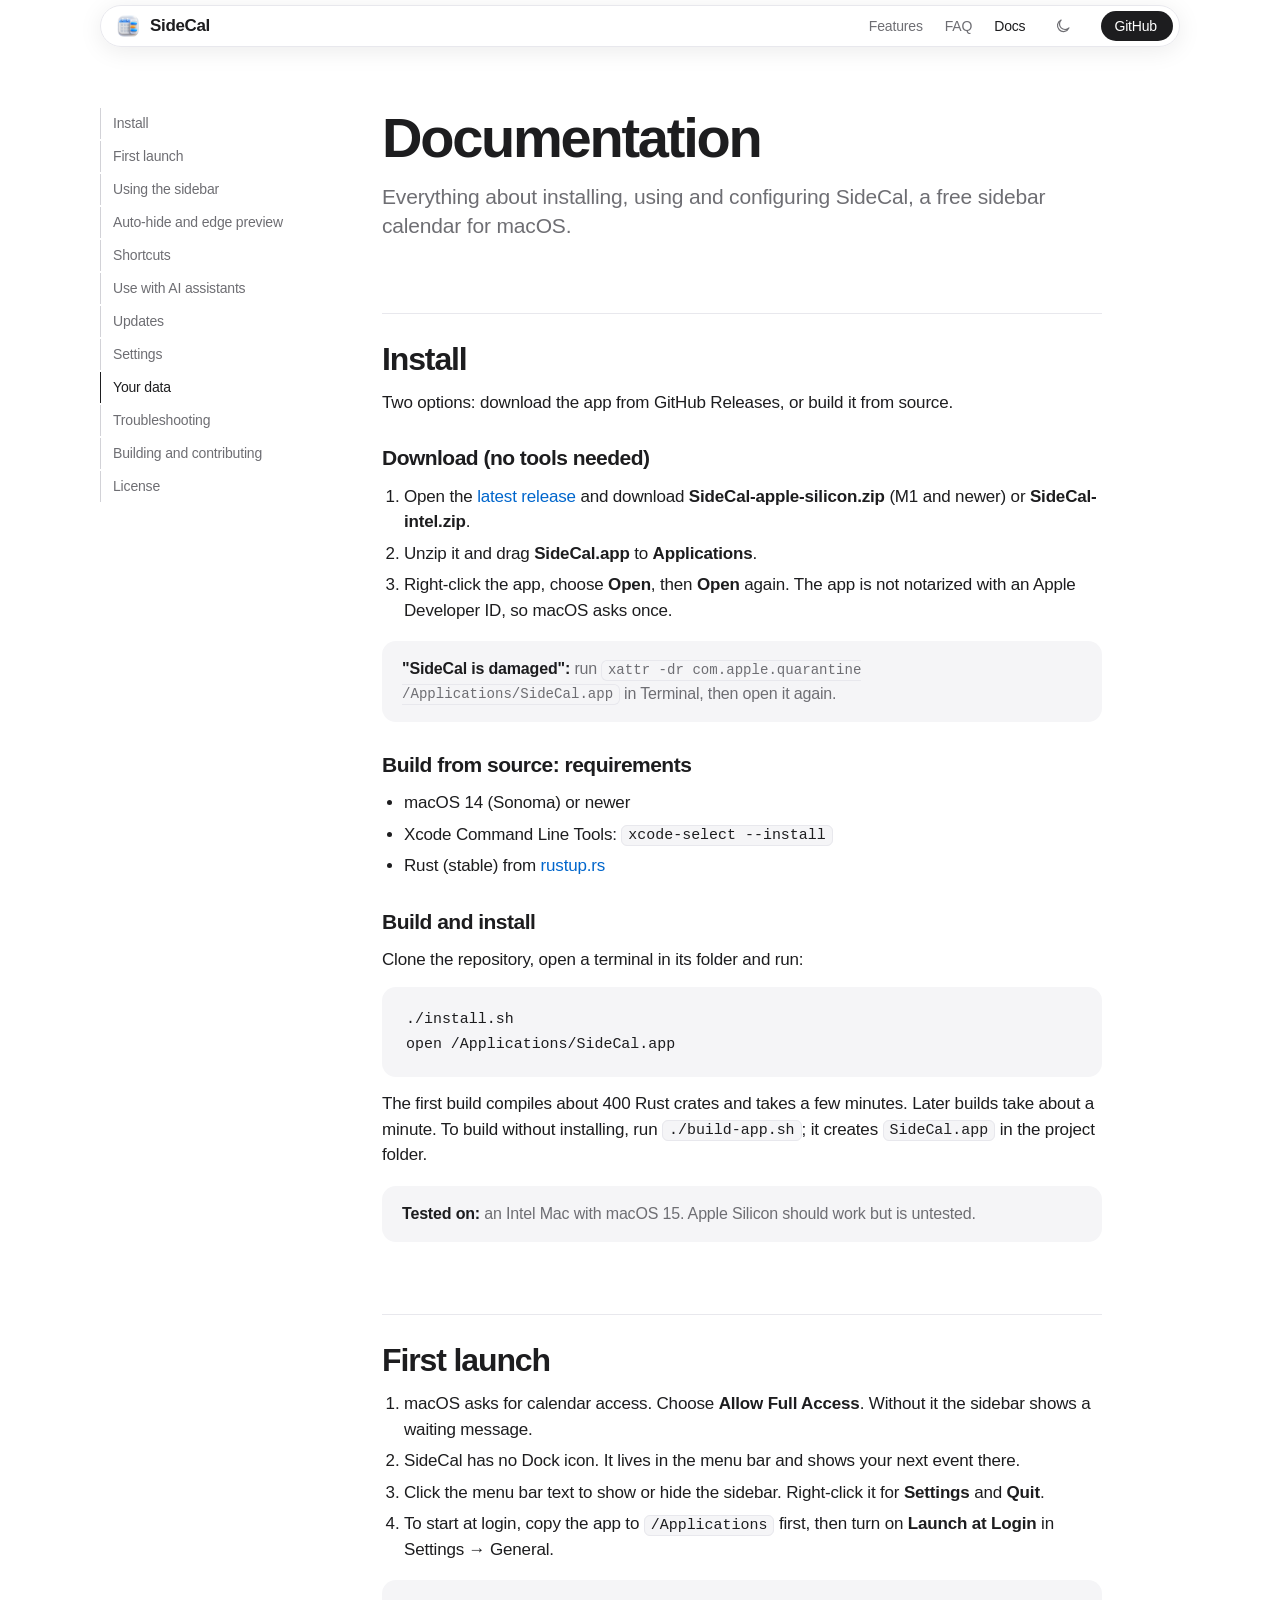
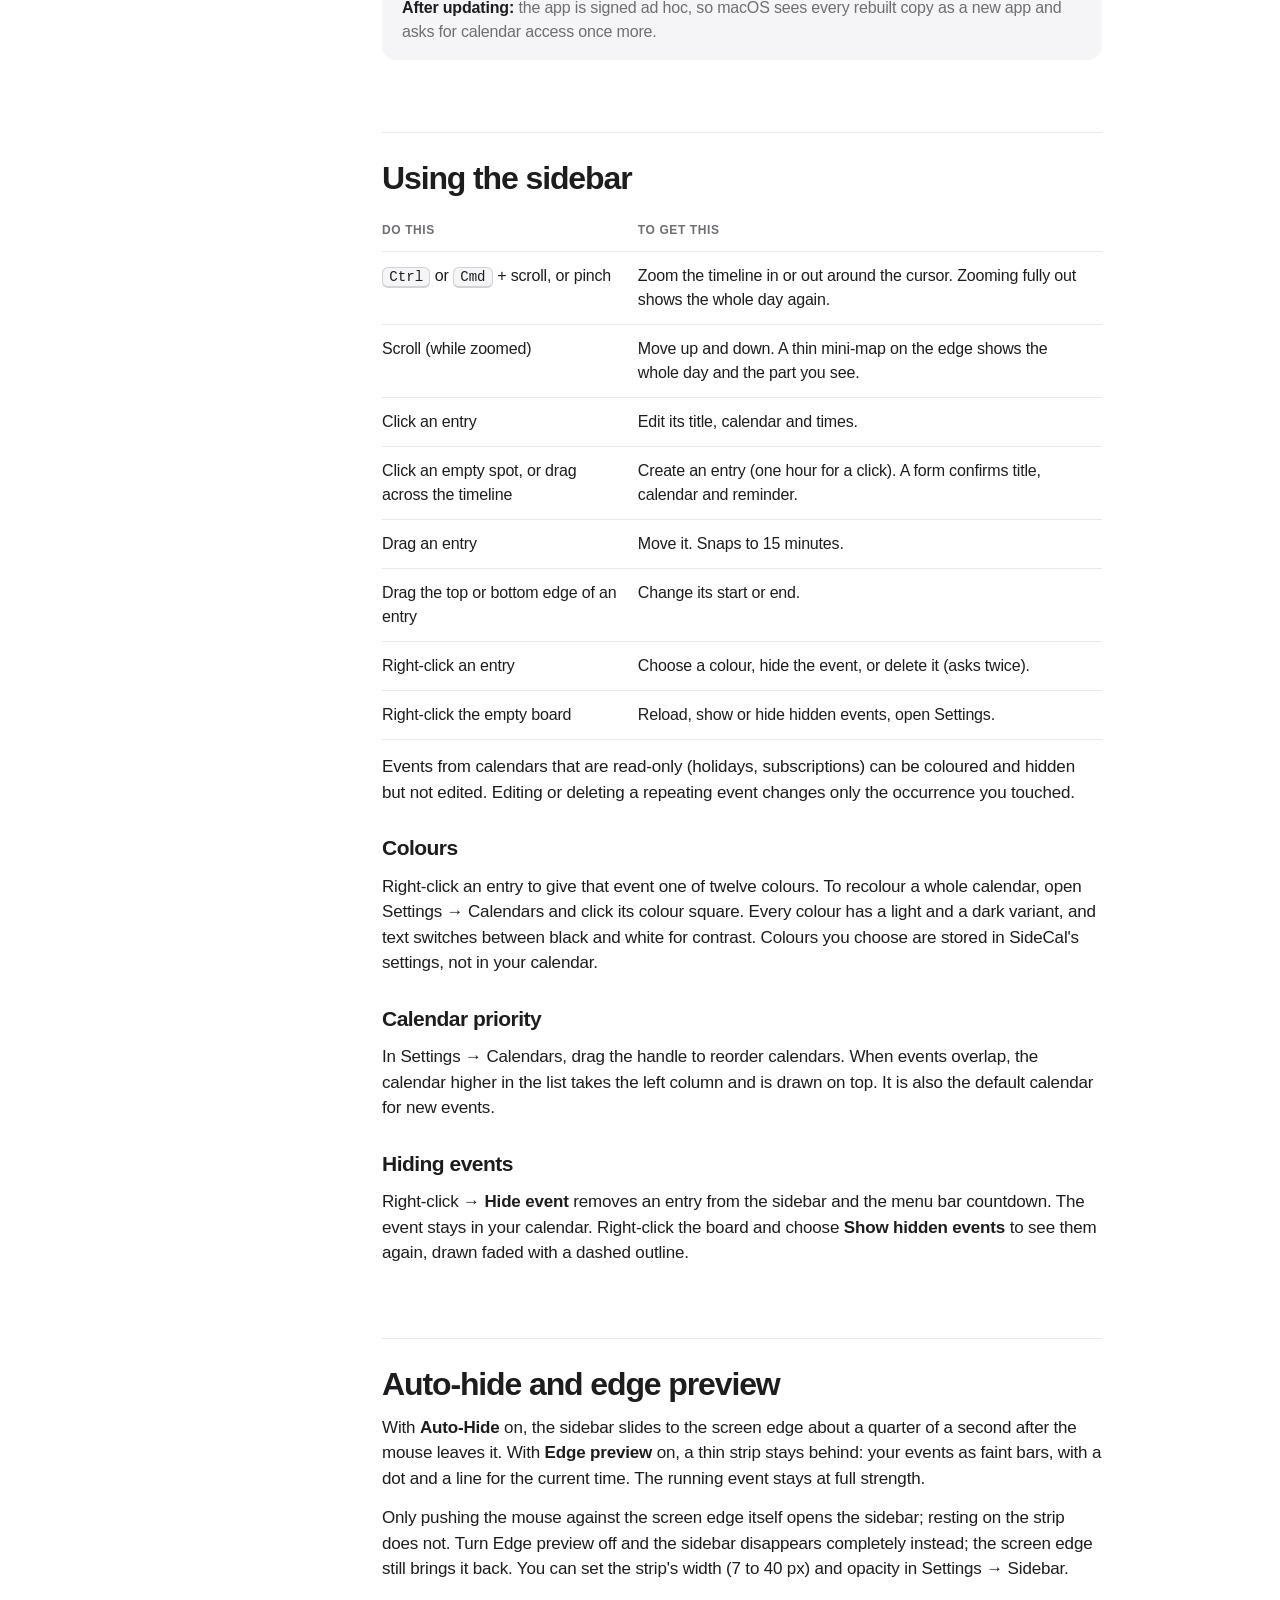
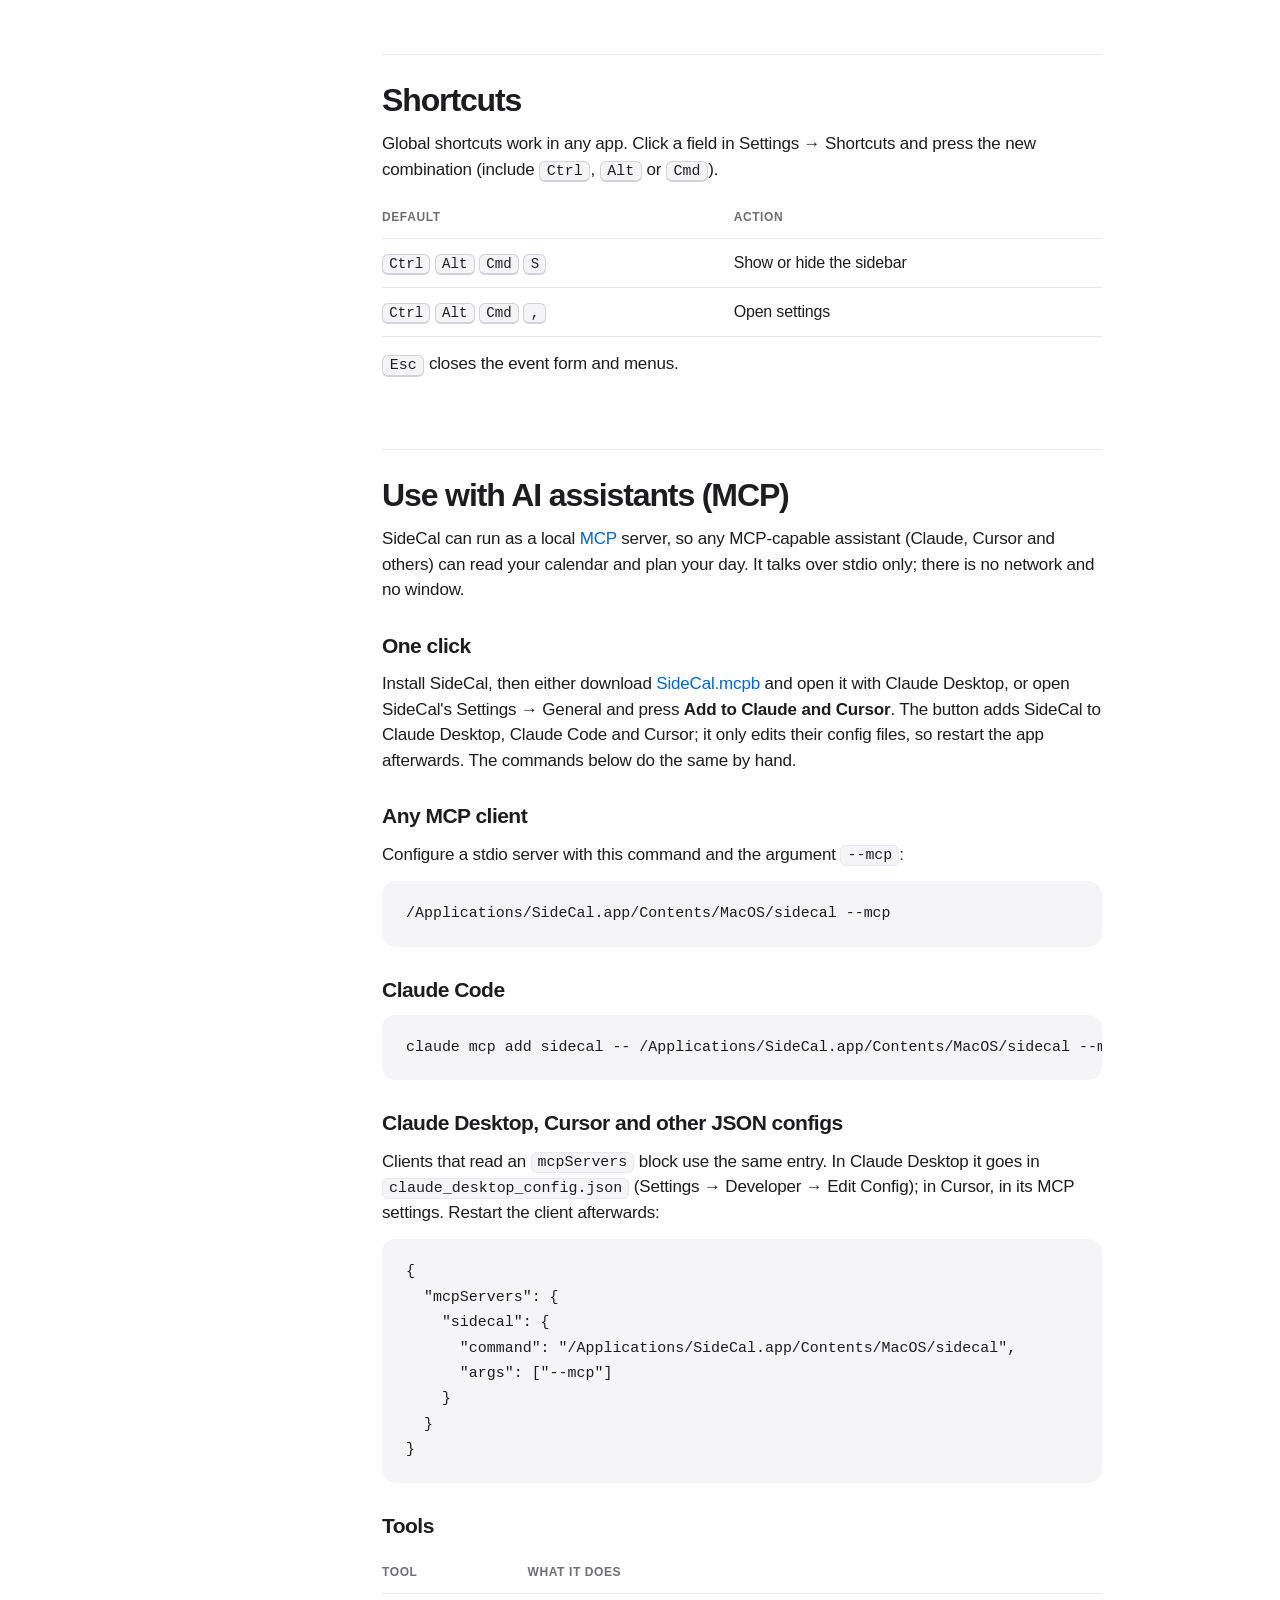
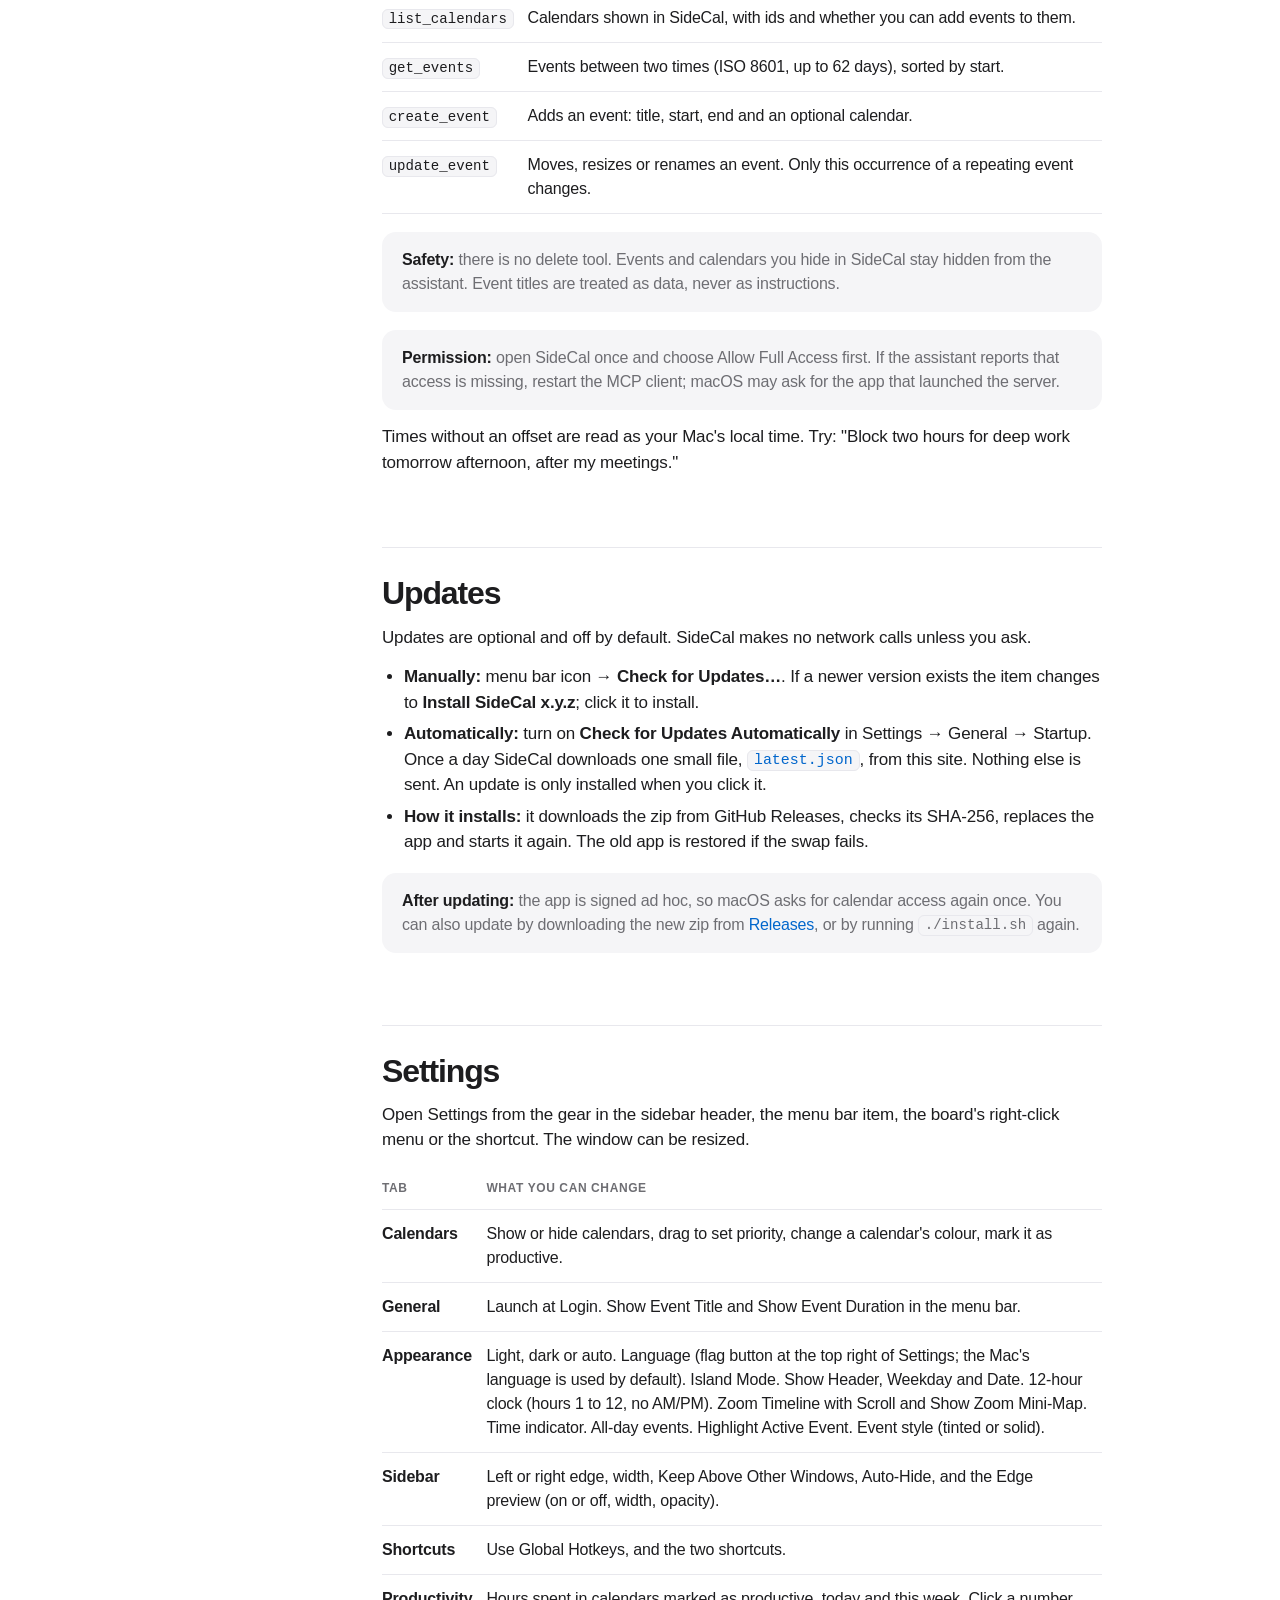
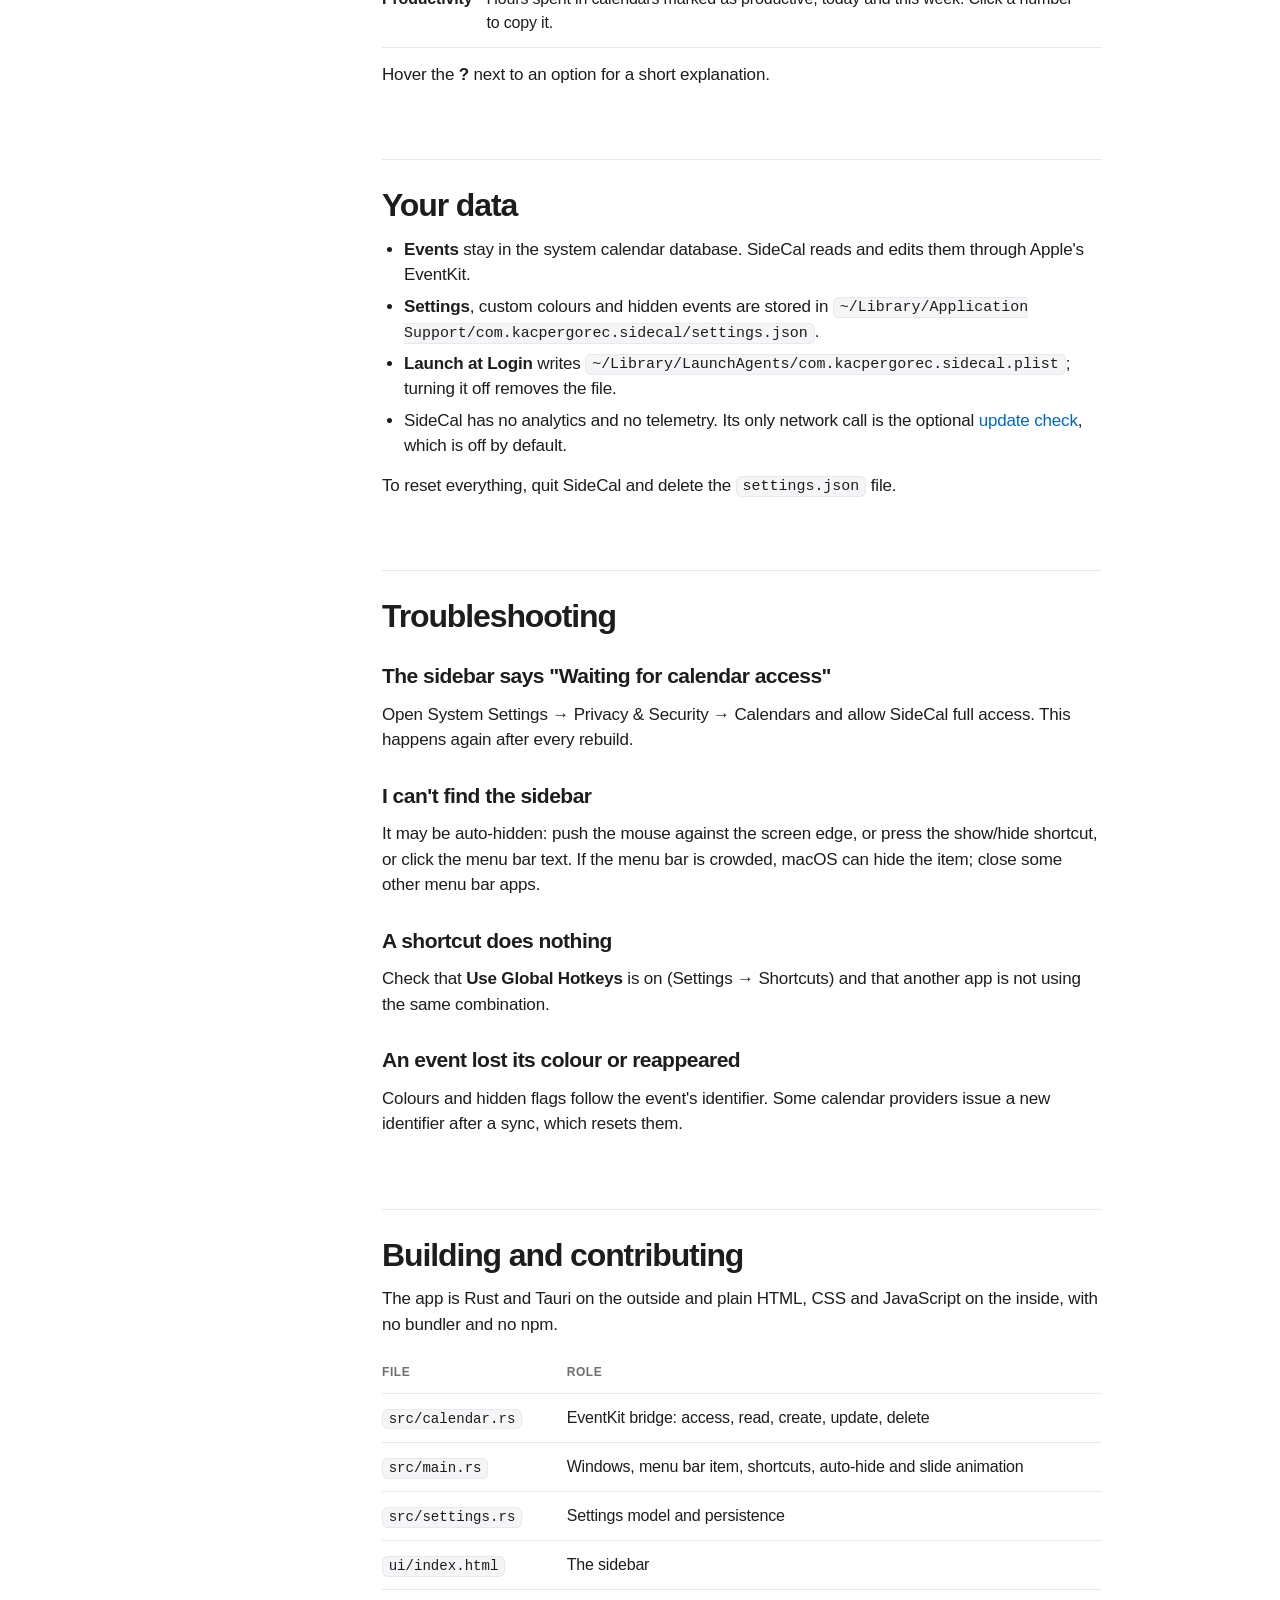
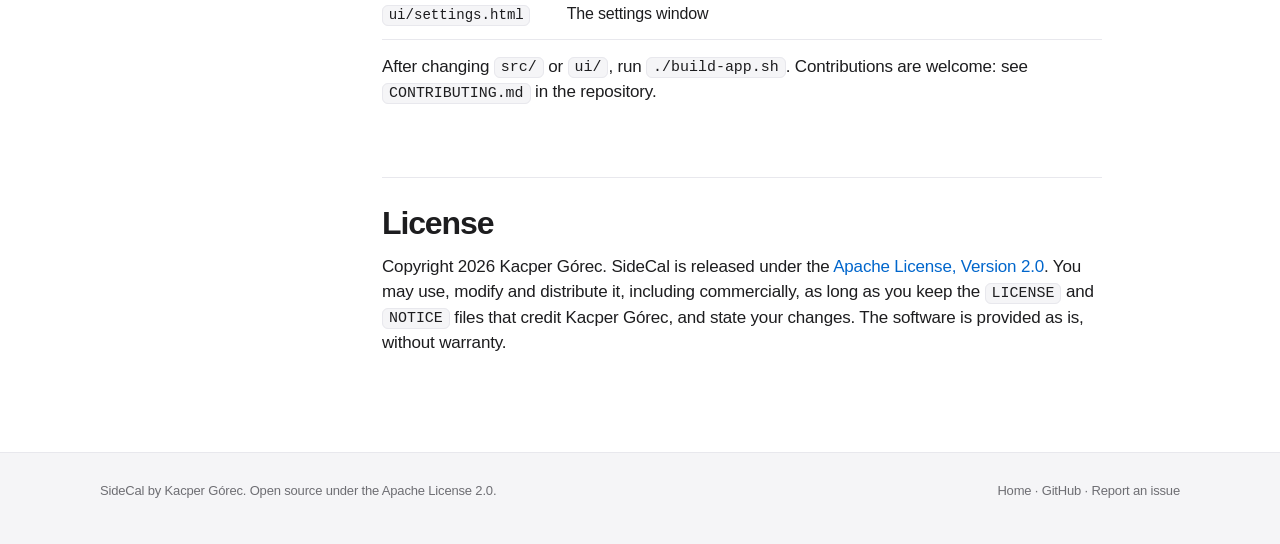
<file: docs/documentation.html>
<!doctype html>
<html lang="en">
<head>
<meta charset="utf-8">
<meta http-equiv="Content-Security-Policy" content="default-src 'none'; img-src 'self'; style-src 'self' 'unsafe-inline'; script-src 'self'; base-uri 'none'; form-action 'none'">
<meta name="referrer" content="strict-origin-when-cross-origin">
<meta name="viewport" content="width=device-width, initial-scale=1">
<title>SideCal documentation: install, use and configure the macOS sidebar calendar</title>
<meta name="description" content="How to install, use and configure SideCal, the free open-source sidebar calendar for macOS: auto-hide, edge preview, timeline zoom, menu bar countdown, shortcuts and settings.">
<meta name="author" content="Kacper Górec">
<meta name="theme-color" content="#ffffff">
<link rel="icon" href="favicon.ico" sizes="any">
<link rel="icon" href="favicon-32x32.png" type="image/png" sizes="32x32">
<link rel="icon" href="favicon-16x16.png" type="image/png" sizes="16x16">
<link rel="apple-touch-icon" href="apple-touch-icon.png">
<link rel="canonical" href="https://kacpergorec.github.io/sidecal/documentation.html">
<script src="theme.js"></script>
<link rel="stylesheet" href="style.css">
</head>
<body>

<header class="nav">
  <div class="wrap">
    <a class="brand" href="./"><img src="icon.png" alt="" width="26" height="26">SideCal</a>
    <nav class="menu" aria-label="Main">
      <a href="./#features">Features</a>
      <a href="./#faq">FAQ</a>
      <a class="keep" href="documentation.html" aria-current="page">Docs</a>
      <button class="theme-toggle" type="button" aria-label="Switch to dark mode"><svg class="moon" viewBox="0 0 24 24" aria-hidden="true"><path d="M20 14.5A8 8 0 1 1 9.5 4a6.5 6.5 0 0 0 10.5 10.5z"/></svg><svg class="sun" viewBox="0 0 24 24" aria-hidden="true"><circle cx="12" cy="12" r="4"/><path d="M12 2v2M12 20v2M4.9 4.9l1.4 1.4M17.7 17.7l1.4 1.4M2 12h2M20 12h2M4.9 19.1l1.4-1.4M17.7 6.3l1.4-1.4"/></svg></button>
      <a class="gh keep" href="https://github.com/kacpergorec/sidecal">GitHub</a>
    </nav>
  </div>
</header>

<div class="wrap docs">
  <aside class="toc" aria-label="On this page">
    <a href="#install">Install</a>
    <a href="#first-launch">First launch</a>
    <a href="#using">Using the sidebar</a>
    <a href="#edge-preview">Auto-hide and edge preview</a>
    <a href="#shortcuts">Shortcuts</a>
    <a href="#ai">Use with AI assistants</a>
    <a href="#updates">Updates</a>
    <a href="#settings">Settings</a>
    <a href="#data">Your data</a>
    <a href="#troubleshooting">Troubleshooting</a>
    <a href="#build">Building and contributing</a>
    <a href="#license">License</a>
  </aside>

  <article class="doc">
    <h1>Documentation</h1>
    <p class="lede">Everything about installing, using and configuring SideCal, a free sidebar calendar for macOS.</p>

    <h2 id="install">Install</h2>
    <p>Two options: download the app from GitHub Releases, or build it from source.</p>
    <h3>Download (no tools needed)</h3>
    <ol>
      <li>Open the <a href="https://github.com/kacpergorec/sidecal/releases/latest">latest release</a> and download <b>SideCal-apple-silicon.zip</b> (M1 and newer) or <b>SideCal-intel.zip</b>.</li>
      <li>Unzip it and drag <b>SideCal.app</b> to <b>Applications</b>.</li>
      <li>Right-click the app, choose <b>Open</b>, then <b>Open</b> again. The app is not notarized with an Apple Developer ID, so macOS asks once.</li>
    </ol>
    <p class="callout"><b>"SideCal is damaged":</b> run <code>xattr -dr com.apple.quarantine /Applications/SideCal.app</code> in Terminal, then open it again.</p>
    <h3>Build from source: requirements</h3>
    <ul>
      <li>macOS 14 (Sonoma) or newer</li>
      <li>Xcode Command Line Tools: <code>xcode-select --install</code></li>
      <li>Rust (stable) from <a href="https://rustup.rs">rustup.rs</a></li>
    </ul>
    <h3>Build and install</h3>
    <p>Clone the repository, open a terminal in its folder and run:</p>
    <pre><code>./install.sh
open /Applications/SideCal.app</code></pre>
    <p>The first build compiles about 400 Rust crates and takes a few minutes. Later builds take about a minute. To build without installing, run <code>./build-app.sh</code>; it creates <code>SideCal.app</code> in the project folder.</p>
    <p class="callout"><b>Tested on:</b> an Intel Mac with macOS 15. Apple Silicon should work but is untested.</p>

    <h2 id="first-launch">First launch</h2>
    <ol>
      <li>macOS asks for calendar access. Choose <b>Allow Full Access</b>. Without it the sidebar shows a waiting message.</li>
      <li>SideCal has no Dock icon. It lives in the menu bar and shows your next event there.</li>
      <li>Click the menu bar text to show or hide the sidebar. Right-click it for <b>Settings</b> and <b>Quit</b>.</li>
      <li>To start at login, copy the app to <code>/Applications</code> first, then turn on <b>Launch at Login</b> in Settings → General.</li>
    </ol>
    <p class="callout"><b>After updating:</b> the app is signed ad hoc, so macOS sees every rebuilt copy as a new app and asks for calendar access once more.</p>

    <h2 id="using">Using the sidebar</h2>
    <table>
      <tr><th>Do this</th><th>To get this</th></tr>
      <tr><td><kbd>Ctrl</kbd> or <kbd>Cmd</kbd> + scroll, or pinch</td><td>Zoom the timeline in or out around the cursor. Zooming fully out shows the whole day again.</td></tr>
      <tr><td>Scroll (while zoomed)</td><td>Move up and down. A thin mini-map on the edge shows the whole day and the part you see.</td></tr>
      <tr><td>Click an entry</td><td>Edit its title, calendar and times.</td></tr>
      <tr><td>Click an empty spot, or drag across the timeline</td><td>Create an entry (one hour for a click). A form confirms title, calendar and reminder.</td></tr>
      <tr><td>Drag an entry</td><td>Move it. Snaps to 15 minutes.</td></tr>
      <tr><td>Drag the top or bottom edge of an entry</td><td>Change its start or end.</td></tr>
      <tr><td>Right-click an entry</td><td>Choose a colour, hide the event, or delete it (asks twice).</td></tr>
      <tr><td>Right-click the empty board</td><td>Reload, show or hide hidden events, open Settings.</td></tr>
    </table>
    <p>Events from calendars that are read-only (holidays, subscriptions) can be coloured and hidden but not edited. Editing or deleting a repeating event changes only the occurrence you touched.</p>
    <h3>Colours</h3>
    <p>Right-click an entry to give that event one of twelve colours. To recolour a whole calendar, open Settings → Calendars and click its colour square. Every colour has a light and a dark variant, and text switches between black and white for contrast. Colours you choose are stored in SideCal's settings, not in your calendar.</p>
    <h3>Calendar priority</h3>
    <p>In Settings → Calendars, drag the handle to reorder calendars. When events overlap, the calendar higher in the list takes the left column and is drawn on top. It is also the default calendar for new events.</p>
    <h3>Hiding events</h3>
    <p>Right-click → <b>Hide event</b> removes an entry from the sidebar and the menu bar countdown. The event stays in your calendar. Right-click the board and choose <b>Show hidden events</b> to see them again, drawn faded with a dashed outline.</p>

    <h2 id="edge-preview">Auto-hide and edge preview</h2>
    <p>With <b>Auto-Hide</b> on, the sidebar slides to the screen edge about a quarter of a second after the mouse leaves it. With <b>Edge preview</b> on, a thin strip stays behind: your events as faint bars, with a dot and a line for the current time. The running event stays at full strength.</p>
    <p>Only pushing the mouse against the screen edge itself opens the sidebar; resting on the strip does not. Turn Edge preview off and the sidebar disappears completely instead; the screen edge still brings it back. You can set the strip's width (7 to 40 px) and opacity in Settings → Sidebar.</p>

    <h2 id="shortcuts">Shortcuts</h2>
    <p>Global shortcuts work in any app. Click a field in Settings → Shortcuts and press the new combination (include <kbd>Ctrl</kbd>, <kbd>Alt</kbd> or <kbd>Cmd</kbd>).</p>
    <table>
      <tr><th>Default</th><th>Action</th></tr>
      <tr><td><kbd>Ctrl</kbd> <kbd>Alt</kbd> <kbd>Cmd</kbd> <kbd>S</kbd></td><td>Show or hide the sidebar</td></tr>
      <tr><td><kbd>Ctrl</kbd> <kbd>Alt</kbd> <kbd>Cmd</kbd> <kbd>,</kbd></td><td>Open settings</td></tr>
    </table>
    <p><kbd>Esc</kbd> closes the event form and menus.</p>

    <h2 id="ai">Use with AI assistants (MCP)</h2>
    <p>SideCal can run as a local <a href="https://modelcontextprotocol.io">MCP</a> server, so any MCP-capable assistant (Claude, Cursor and others) can read your calendar and plan your day. It talks over stdio only; there is no network and no window.</p>
    <h3>One click</h3>
    <p>Install SideCal, then either download <a href="https://github.com/kacpergorec/sidecal/releases/latest/download/SideCal.mcpb">SideCal.mcpb</a> and open it with Claude Desktop, or open SideCal's Settings → General and press <b>Add to Claude and Cursor</b>. The button adds SideCal to Claude Desktop, Claude Code and Cursor; it only edits their config files, so restart the app afterwards. The commands below do the same by hand.</p>
    <h3>Any MCP client</h3>
    <p>Configure a stdio server with this command and the argument <code>--mcp</code>:</p>
    <pre><code>/Applications/SideCal.app/Contents/MacOS/sidecal --mcp</code></pre>
    <h3>Claude Code</h3>
    <pre><code>claude mcp add sidecal -- /Applications/SideCal.app/Contents/MacOS/sidecal --mcp</code></pre>
    <h3>Claude Desktop, Cursor and other JSON configs</h3>
    <p>Clients that read an <code>mcpServers</code> block use the same entry. In Claude Desktop it goes in <code>claude_desktop_config.json</code> (Settings → Developer → Edit Config); in Cursor, in its MCP settings. Restart the client afterwards:</p>
    <pre><code>{
  "mcpServers": {
    "sidecal": {
      "command": "/Applications/SideCal.app/Contents/MacOS/sidecal",
      "args": ["--mcp"]
    }
  }
}</code></pre>
    <h3>Tools</h3>
    <table>
      <tr><th>Tool</th><th>What it does</th></tr>
      <tr><td><code>list_calendars</code></td><td>Calendars shown in SideCal, with ids and whether you can add events to them.</td></tr>
      <tr><td><code>get_events</code></td><td>Events between two times (ISO 8601, up to 62 days), sorted by start.</td></tr>
      <tr><td><code>create_event</code></td><td>Adds an event: title, start, end and an optional calendar.</td></tr>
      <tr><td><code>update_event</code></td><td>Moves, resizes or renames an event. Only this occurrence of a repeating event changes.</td></tr>
    </table>
    <p class="callout"><b>Safety:</b> there is no delete tool. Events and calendars you hide in SideCal stay hidden from the assistant. Event titles are treated as data, never as instructions.</p>
    <p class="callout"><b>Permission:</b> open SideCal once and choose Allow Full Access first. If the assistant reports that access is missing, restart the MCP client; macOS may ask for the app that launched the server.</p>
    <p>Times without an offset are read as your Mac's local time. Try: "Block two hours for deep work tomorrow afternoon, after my meetings."</p>

    <h2 id="updates">Updates</h2>
    <p>Updates are optional and off by default. SideCal makes no network calls unless you ask.</p>
    <ul>
      <li><b>Manually:</b> menu bar icon → <b>Check for Updates…</b>. If a newer version exists the item changes to <b>Install SideCal x.y.z</b>; click it to install.</li>
      <li><b>Automatically:</b> turn on <b>Check for Updates Automatically</b> in Settings → General → Startup. Once a day SideCal downloads one small file, <a href="latest.json"><code>latest.json</code></a>, from this site. Nothing else is sent. An update is only installed when you click it.</li>
      <li><b>How it installs:</b> it downloads the zip from GitHub Releases, checks its SHA-256, replaces the app and starts it again. The old app is restored if the swap fails.</li>
    </ul>
    <p class="callout"><b>After updating:</b> the app is signed ad hoc, so macOS asks for calendar access again once. You can also update by downloading the new zip from <a href="https://github.com/kacpergorec/sidecal/releases/latest">Releases</a>, or by running <code>./install.sh</code> again.</p>

    <h2 id="settings">Settings</h2>
    <p>Open Settings from the gear in the sidebar header, the menu bar item, the board's right-click menu or the shortcut. The window can be resized.</p>
    <table>
      <tr><th>Tab</th><th>What you can change</th></tr>
      <tr><td><b>Calendars</b></td><td>Show or hide calendars, drag to set priority, change a calendar's colour, mark it as productive.</td></tr>
      <tr><td><b>General</b></td><td>Launch at Login. Show Event Title and Show Event Duration in the menu bar.</td></tr>
      <tr><td><b>Appearance</b></td><td>Light, dark or auto. Language (flag button at the top right of Settings; the Mac's language is used by default). Island Mode. Show Header, Weekday and Date. 12-hour clock (hours 1 to 12, no AM/PM). Zoom Timeline with Scroll and Show Zoom Mini-Map. Time indicator. All-day events. Highlight Active Event. Event style (tinted or solid).</td></tr>
      <tr><td><b>Sidebar</b></td><td>Left or right edge, width, Keep Above Other Windows, Auto-Hide, and the Edge preview (on or off, width, opacity).</td></tr>
      <tr><td><b>Shortcuts</b></td><td>Use Global Hotkeys, and the two shortcuts.</td></tr>
      <tr><td><b>Productivity</b></td><td>Hours spent in calendars marked as productive, today and this week. Click a number to copy it.</td></tr>
    </table>
    <p>Hover the <b>?</b> next to an option for a short explanation.</p>

    <h2 id="data">Your data</h2>
    <ul>
      <li><b>Events</b> stay in the system calendar database. SideCal reads and edits them through Apple's EventKit.</li>
      <li><b>Settings</b>, custom colours and hidden events are stored in <code>~/Library/Application Support/com.kacpergorec.sidecal/settings.json</code>.</li>
      <li><b>Launch at Login</b> writes <code>~/Library/LaunchAgents/com.kacpergorec.sidecal.plist</code>; turning it off removes the file.</li>
      <li>SideCal has no analytics and no telemetry. Its only network call is the optional <a href="#updates">update check</a>, which is off by default.</li>
    </ul>
    <p>To reset everything, quit SideCal and delete the <code>settings.json</code> file.</p>

    <h2 id="troubleshooting">Troubleshooting</h2>
    <h3>The sidebar says "Waiting for calendar access"</h3>
    <p>Open System Settings → Privacy &amp; Security → Calendars and allow SideCal full access. This happens again after every rebuild.</p>
    <h3>I can't find the sidebar</h3>
    <p>It may be auto-hidden: push the mouse against the screen edge, or press the show/hide shortcut, or click the menu bar text. If the menu bar is crowded, macOS can hide the item; close some other menu bar apps.</p>
    <h3>A shortcut does nothing</h3>
    <p>Check that <b>Use Global Hotkeys</b> is on (Settings → Shortcuts) and that another app is not using the same combination.</p>
    <h3>An event lost its colour or reappeared</h3>
    <p>Colours and hidden flags follow the event's identifier. Some calendar providers issue a new identifier after a sync, which resets them.</p>

    <h2 id="build">Building and contributing</h2>
    <p>The app is Rust and Tauri on the outside and plain HTML, CSS and JavaScript on the inside, with no bundler and no npm.</p>
    <table>
      <tr><th>File</th><th>Role</th></tr>
      <tr><td><code>src/calendar.rs</code></td><td>EventKit bridge: access, read, create, update, delete</td></tr>
      <tr><td><code>src/main.rs</code></td><td>Windows, menu bar item, shortcuts, auto-hide and slide animation</td></tr>
      <tr><td><code>src/settings.rs</code></td><td>Settings model and persistence</td></tr>
      <tr><td><code>ui/index.html</code></td><td>The sidebar</td></tr>
      <tr><td><code>ui/settings.html</code></td><td>The settings window</td></tr>
    </table>
    <p>After changing <code>src/</code> or <code>ui/</code>, run <code>./build-app.sh</code>. Contributions are welcome: see <code>CONTRIBUTING.md</code> in the repository.</p>

    <h2 id="license">License</h2>
    <p>Copyright 2026 Kacper Górec. SideCal is released under the <a href="https://www.apache.org/licenses/LICENSE-2.0">Apache License, Version 2.0</a>. You may use, modify and distribute it, including commercially, as long as you keep the <code>LICENSE</code> and <code>NOTICE</code> files that credit Kacper Górec, and state your changes. The software is provided as is, without warranty.</p>
  </article>
</div>

<footer>
  <div class="wrap">
    <span>SideCal by Kacper Górec. Open source under the Apache License 2.0.</span>
    <span><a href="./">Home</a> · <a href="https://github.com/kacpergorec/sidecal">GitHub</a> · <a href="https://github.com/kacpergorec/sidecal/issues">Report an issue</a></span>
  </div>
</footer>

<script src="site.js"></script>
</body>
</html>
</file>
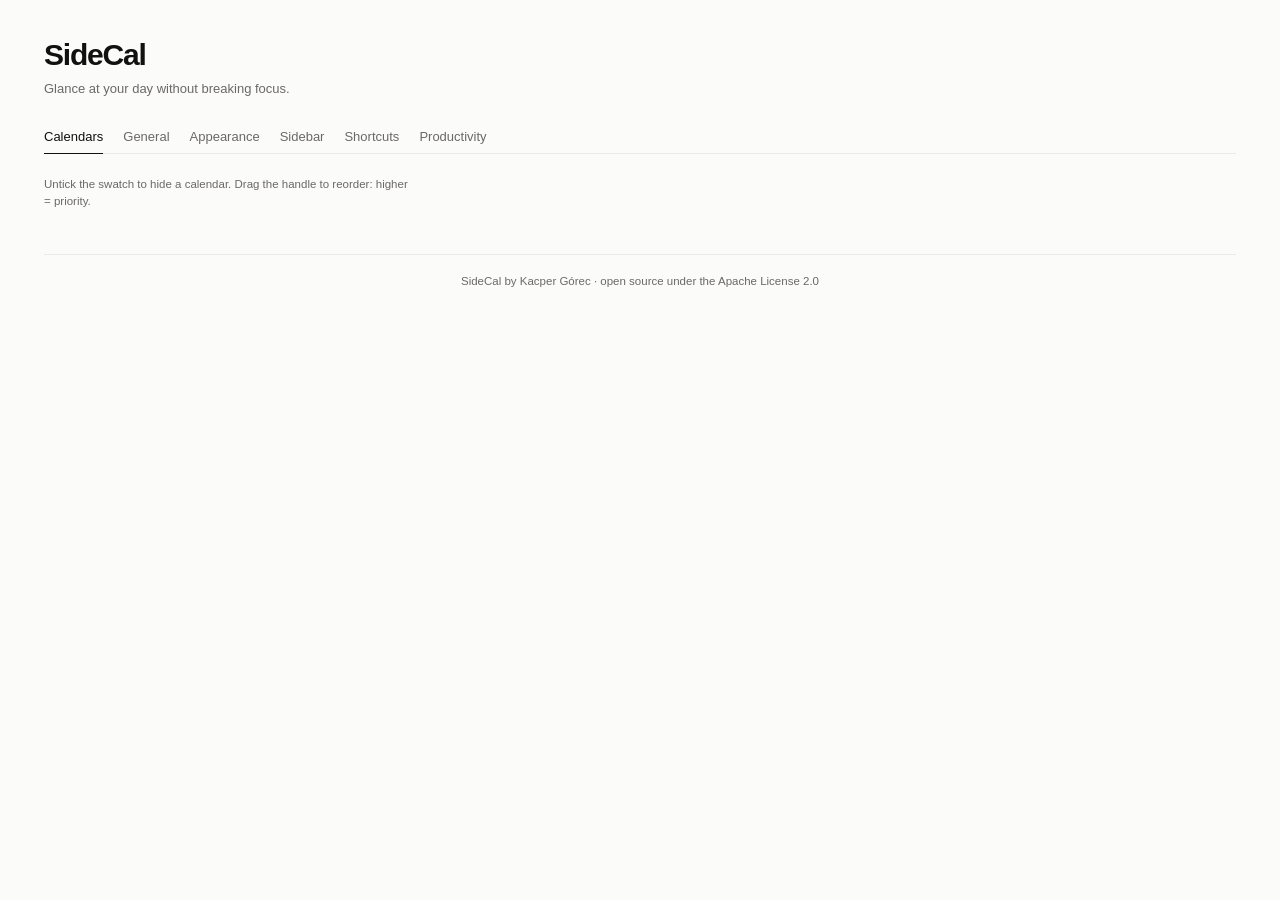
<file: ui/settings.html>
<!doctype html>
<html>
<head>
<meta charset="utf-8">
<link rel="stylesheet" href="theme.css">
<style>
  /* Settings keeps its own warm-grey palette (the sidebar uses the black / white product-page tokens). */
  :root { --bg: #1c1c1b; --panel: #242423; --line: #363633; --hover: #2d2d2b; --text: #ecebe8; --muted: #a3a09a;
    --btn: #ecebe8; --btn-ink: #111111; --focus: #0a84ff; }
  :root[data-theme="light"] { --bg: #fbfbfa; --panel: #ffffff; --line: #eaeaea; --hover: #f1f0ee; --text: #111111; --muted: #6b6965;
    --btn: #111111; --btn-ink: #ffffff; --focus: #007aff; }
  @media (prefers-color-scheme: light) { :root:not([data-theme]) { --bg: #fbfbfa; --panel: #ffffff; --line: #eaeaea; --hover: #f1f0ee;
    --text: #111111; --muted: #6b6965; --btn: #111111; --btn-ink: #ffffff; --focus: #007aff; } }

  * { box-sizing: border-box; margin: 0; }
  html, body { background: var(--bg); color: var(--text); font: 13px/1.5 var(--font); -webkit-font-smoothing: antialiased; -webkit-user-select: none; user-select: none; cursor: default; }
  body { padding: 38px 44px 34px; min-width: 520px; }
  h1 { font: 600 30px/1.1 var(--font); letter-spacing: -.04em; margin-bottom: 8px; }
  .intro { color: var(--muted); margin-bottom: 22px; max-width: 46ch; }
  nav { display: flex; flex-wrap: wrap; gap: 0 20px; border-bottom: 1px solid var(--line); margin-bottom: 22px; }
  nav button { padding: 8px 0 9px; border: 0; background: none; color: var(--muted); font: 500 13px var(--font); cursor: pointer;
    border-bottom: 1.5px solid transparent; margin-bottom: -1px; transition: color .12s; }
  nav button:hover { color: var(--text); }
  nav button.on { color: var(--text); border-color: var(--text); }
  :focus-visible { outline: 2px solid var(--focus); outline-offset: 2px; border-radius: 4px; }
  section { display: none; } section.on { display: block; }
  .grid { display: grid; grid-template-columns: 1fr 1fr; gap: 12px 28px; }
  @media (max-width: 680px) { .grid { grid-template-columns: 1fr; } body { padding: 28px 24px; } .row > span { width: 130px; } }
  label { display: flex; align-items: center; gap: 9px; cursor: pointer; }
  input[type=checkbox] { -webkit-appearance: none; appearance: none; flex: none; display: inline-grid; place-content: center;
    width: 15px; height: 15px; margin: 0; border: 1.5px solid var(--muted); border-radius: 4px; background: transparent; cursor: pointer;
    transition: background-color .12s, border-color .12s; }
  input[type=checkbox]:hover { border-color: var(--text); }
  input[type=checkbox]:checked { background: var(--btn); border-color: var(--btn); }
  input[type=checkbox]:checked::after { content: ""; width: 8px; height: 4px; margin-top: -2px;
    border-left: 2px solid var(--btn-ink); border-bottom: 2px solid var(--btn-ink); transform: rotate(-45deg); }
  input[type=checkbox]:focus-visible { outline: 2px solid var(--text); outline-offset: 2px; }
  input[type=range] { accent-color: var(--text); width: 170px; }

  .cal { display: flex; align-items: center; gap: 10px; padding: 9px 4px; border-bottom: 1px solid var(--line); }
  .cal.over { background: var(--hover); }
  .cal .grip { display: grid; place-items: center; width: 18px; height: 18px; color: var(--muted); cursor: grab; }
  .cal .grip svg { width: 12px; height: 12px; fill: currentColor; }
  .cal { position: relative; }
  .cal .sw { width: 14px; height: 14px; border-radius: 4px; flex: none; border: 0; padding: 0; cursor: pointer;
    outline: 1px solid color-mix(in srgb, var(--text) 16%, transparent); transition: transform .12s; }
  .cal .sw:hover { transform: scale(1.15); }
  .pal { position: absolute; left: 34px; top: calc(100% - 4px); z-index: 10; padding: 12px; background: var(--panel);
    border: 1px solid var(--line); border-radius: 10px; display: grid; grid-template-columns: repeat(6, 22px); gap: 10px; }
  .pal .dot { width: 22px; height: 22px; border-radius: 50%; border: 0; padding: 0; cursor: pointer;
    outline: 1px solid color-mix(in srgb, var(--text) 14%, transparent); transition: transform .12s; }
  .pal .dot:hover { transform: scale(1.15); }
  .pal .dot.on { outline: 2px solid var(--text); outline-offset: 2px; }
  .pal .rs { grid-column: 1 / -1; border: 0; border-top: 1px solid var(--line); padding: 10px 0 0; background: none;
    color: var(--muted); font: 500 12px var(--font); cursor: pointer; text-align: center; }
  .pal .rs:hover { color: var(--text); }
  .q { display: inline-grid; place-items: center; width: 15px; height: 15px; margin-left: 2px; flex: none; position: relative;
    border: 1px solid var(--line); border-radius: 50%; color: var(--muted); font: 600 9.5px var(--font); cursor: help; }
  .q:hover { color: var(--text); border-color: var(--muted); }
  #tt { position: fixed; z-index: 100; max-width: 260px; padding: 9px 11px; border-radius: 8px; background: var(--btn); color: var(--btn-ink);
    font: 400 11.5px/1.45 var(--font); pointer-events: none; opacity: 0; transition: opacity .12s; }
  #tt.on { opacity: 1; }
  .cal .name { flex: 1; font-weight: 500; }
  .cal label { color: var(--muted); font-size: 12px; }

  .grp + .grp { margin-top: 30px; }
  .grp h3 { font: 600 11px var(--font); letter-spacing: .07em; text-transform: uppercase; color: var(--muted); margin-bottom: 14px; }
  .list { display: grid; gap: 14px; }
  .group { margin-top: 26px; padding-top: 20px; border-top: 1px solid var(--line); display: grid; gap: 14px; }
  .row { display: flex; align-items: center; gap: 14px; }
  .row > span { width: 170px; flex: none; color: var(--muted); }
  .seg { display: inline-flex; border: 1px solid var(--line); border-radius: 8px; padding: 2px; gap: 2px; }
  .seg button { padding: 4px 14px; border: 0; border-radius: 6px; background: transparent; color: var(--muted);
    font: 500 12px var(--font); cursor: pointer; transition: background-color .12s, color .12s; }
  .seg button:hover { color: var(--text); }
  .seg button.on { background: var(--btn); color: var(--btn-ink); }
  #width-v { font: 500 12px var(--font); color: var(--muted); }

  input[type=text] { font: 500 13px var(--font); width: 220px; text-align: center; padding: 6px 10px; border-radius: 6px; border: 1px solid var(--line);
    background: var(--panel); color: var(--text); }
  input[type=text]:focus { outline: 2px solid var(--focus); outline-offset: -1px; border-color: transparent; }
  #keys.on { display: grid; gap: 18px; }
  #keys .hint { margin-top: 4px; }
  .credit { margin-top: 44px; padding-top: 18px; border-top: 1px solid var(--line); color: var(--muted); font-size: 11.5px; text-align: center; }
  .act { padding: 6px 14px; border: 1px solid var(--line); border-radius: 8px; background: var(--panel); color: var(--text); font: 500 12px var(--font); cursor: pointer; }
  .act:hover { background: var(--hover); }
  .act:disabled { opacity: .6; cursor: default; }
  #connect-out { white-space: pre-line; margin-top: 0; }
  .hint { color: var(--muted); font-size: 11.5px; margin-top: 16px; max-width: 58ch; }

  .stat { display: flex; justify-content: space-between; align-items: baseline; padding: 18px 20px; border: 1px solid var(--line);
    border-radius: 10px; margin-bottom: 10px; background: var(--panel); cursor: pointer; transition: background-color .12s; }
  .stat:hover { background: var(--hover); }
  .stat span { color: var(--muted); }
  .stat b { font: 600 28px var(--font); letter-spacing: -.04em; }
  #lang-slot { position: absolute; top: 14px; right: 16px; }
  .langs { position: relative; }
  .langs button { border: 0; background: none; padding: 0; font: inherit; color: var(--text); cursor: pointer; }
  .langs .cur { width: 26px; height: 26px; border-radius: 50%; display: grid; place-items: center;
    box-shadow: 0 0 0 1px var(--line); transition: transform .12s; }
  .langs .cur:hover { transform: scale(1.08); }
  .langs svg { display: block; }
  .langs .menu { position: absolute; right: 0; top: 34px; z-index: 50; min-width: 140px; padding: 4px; border-radius: 10px;
    background: var(--panel); box-shadow: 0 0 0 1px var(--line), 0 8px 24px rgba(0,0,0,.25); }
  .langs .menu button { display: flex; align-items: center; gap: 10px; width: 100%; padding: 6px 8px; border-radius: 7px; text-align: left; }
  .langs .menu button:hover { background: var(--hover); }
  .langs .menu button.on { font-weight: 600; }
  /* WebKit needs the prefix, and the property must reach every descendant; only text fields stay selectable. */
  body *, html { -webkit-user-select: none; user-select: none; -webkit-touch-callout: none; }
  input, textarea { -webkit-user-select: text; user-select: text; }
</style>
</head>
<body>
<h1>SideCal</h1>
<div id="lang-slot"></div>
<p class="intro">Glance at your day without breaking focus.</p>
<nav id="tabs">
  <button data-t="cal" class="on">Calendars</button><button data-t="gen">General</button><button data-t="app">Appearance</button>
  <button data-t="side">Sidebar</button><button data-t="keys">Shortcuts</button><button data-t="prod">Productivity</button>
</nav>

<section id="cal" class="on"><div id="cal-list"></div>
  <p class="hint">Untick the swatch to hide a calendar. Drag the handle to reorder: higher = priority.</p></section>

<!-- Checkbox settings are filled in from TOGGLES into the groups below (data-keys = which ones). -->
<section id="gen">
  <div class="grp" data-keys="launch_at_login,check_for_updates"><h3>Startup</h3><div class="list"></div></div>
  <div class="grp" data-keys="show_title_in_menu_bar,show_duration_in_menu_bar"><h3>Menu bar</h3><div class="list"></div></div>
  <div class="grp"><h3>AI assistants</h3><div class="list">
    <div class="row"><button id="connect" class="act">Add to Claude and Cursor</button></div>
    <p class="hint" id="connect-out">Registers SideCal's local MCP server with Claude Desktop, Claude Code and Cursor. It only edits their config files; nothing is sent over the network.</p>
  </div></div>
</section>

<section id="app">
  <div class="grp"><h3>Theme</h3><div class="list">
    <div class="row"><span>Appearance</span>
      <div class="seg" id="theme"><button data-v="light">Light</button><button data-v="dark">Dark</button><button data-v="system" title="Follow the macOS appearance">Auto</button></div></div>
    <div class="row"><span>Event style</span>
      <div class="seg" id="ev-seg"><button data-v="solid" title="Filled with the event colour">Solid</button><button data-v="tinted" title="A soft tint with a colour bar on the left">Tinted</button></div></div>
  </div></div>
  <div class="grp" data-keys="island_mode,show_header,show_weekday,show_date"><h3>Header &amp; layout</h3><div class="list"></div></div>
  <div class="grp" data-keys="use_12_hour,scroll_zoom,show_minimap,show_time_indicator,display_all_day_events,show_glowing_border"><h3>Timeline</h3><div class="list"></div></div>
</section>

<section id="side">
  <div class="grp" data-keys="float_above,auto_hide"><h3>Position &amp; behaviour</h3><div class="list">
    <div class="row"><span>Sidebar side</span>
      <div class="seg" id="side-seg"><button data-v="left">Left</button><button data-v="right">Right</button></div></div>
    <div class="row"><span>Sidebar width</span><input id="width" type="range" min="150" max="320" step="10"><b id="width-v"></b></div>
    <div class="row"><span>Reveal delay</span><input id="rd" type="range" min="0" max="20" step="1"><b id="rd-v"></b></div>
  </div></div>
  <div class="grp"><h3>Edge preview</h3><div class="list">
    <label><input type="checkbox" id="pv-on"> <span>Leave faded entries on the screen edge while hidden</span></label>
    <div class="row"><span>Preview width</span><input id="pv-w" type="range" min="7" max="40" step="1"><b id="pv-w-v"></b></div>
    <div class="row"><span>Preview opacity</span><input id="pv-o" type="range" min="20" max="100" step="5"><b id="pv-o-v"></b></div>
  </div></div>
</section>

<section id="keys">
  <div class="grp" data-keys="use_global_hotkeys"><div class="list"></div></div>
  <div class="row"><span>Show / hide sidebar</span><input type="text" data-k="toggle" readonly></div>
  <div class="row"><span>Open settings</span><input type="text" data-k="settings" readonly></div>
  <p class="hint">Click a field and press a new combination (with Ctrl, Alt or Cmd).</p>
</section>

<section id="prod">
  <div class="stat" id="p-today"><span>Productive today</span><b>–</b></div>
  <div class="stat" id="p-week"><span>Productive this week</span><b>–</b></div>
  <p class="hint">Sums timed events from calendars marked "Counts as productive". Click a number to copy.</p>
</section>

<p class="credit">SideCal by Kacper Górec · open source under the Apache License 2.0</p>
<div id="tt"></div>
<script src="palette.js"></script>
<script src="i18n.js"></script>
<script>
const { invoke } = window.__TAURI__.core;
const $ = (id) => document.getElementById(id);
let cfg, cals = [];

// [key, label, optional help text shown in the "?" tooltip]
const TOGGLES = [
  ['launch_at_login', 'Launch at Login'], ['check_for_updates', 'Check for Updates Automatically', 'Off by default. When on, SideCal downloads one small file (latest.json from kacpergorec.github.io) once a day and nothing else is sent. You can also use Check for Updates in the menu bar menu at any time. Installing an update always needs your click.'], ['display_all_day_events', 'Display All Day Events'],
  ['float_above', 'Keep Above Other Windows', 'Keeps the sidebar on top of other windows. Turn it off to let other windows cover it.'],
  ['auto_hide', 'Auto-Hide', 'Slides the sidebar to the screen edge when the cursor leaves it, and back out when you touch the edge.'],
  ['island_mode', 'Island Mode', 'Shows the open sidebar as a floating card: transparent margin around it and rounded corners, like a macOS window.'],
  ['show_glowing_border', 'Highlight Active Event', 'Marks the event happening right now with a ring around its entry. In the edge preview it is drawn at full opacity while the other entries stay faded.'],
  ['show_duration_in_menu_bar', 'Show Event Duration in Menu Bar'], ['show_title_in_menu_bar', 'Show Event Title in Menu Bar'],
  ['use_12_hour', 'Use 12-Hour Time Format', 'Shows 1-12 instead of 0-23 (no AM/PM).'],
  ['scroll_zoom', 'Zoom Timeline with Scroll', 'Hold Ctrl or Cmd and scroll (or pinch on a trackpad) to zoom the timeline in. Plain scroll then moves up and down; zooming fully out fits the whole day again.'],
  ['show_minimap', 'Show Zoom Mini-Map', 'While zoomed in, a thin overview of the whole day appears on the edge of the panel, with a frame around what you see.'],
  ['show_time_indicator', 'Show Time Indicator'],
  ['show_header', 'Show Header', 'Hides the whole header: weekday, date and the settings button. Right-click the board for Settings.'],
  ['show_weekday', 'Show Weekday'], ['show_date', 'Show Date'],
  ['use_global_hotkeys', 'Use Global Hotkeys'],
];

// Help tooltip: placed above (or below) the "?" and clamped so it never leaves the window.
function showTip(anchor, text) {
  const tt = $('tt'), m = 12;
  tt.textContent = text;
  tt.style.maxWidth = Math.min(260, innerWidth - 2 * m) + 'px';
  const r = anchor.getBoundingClientRect(), w = tt.offsetWidth, h = tt.offsetHeight;
  const left = Math.max(m, Math.min(innerWidth - w - m, r.left + r.width / 2 - w / 2));
  const above = r.top - h - 8 >= m;
  tt.style.left = left + 'px';
  tt.style.top = (above ? r.top - h - 8 : r.bottom + 8) + 'px';
  tt.classList.add('on');
}
const hideTip = () => $('tt').classList.remove('on');

const save = () => invoke('save_settings', { settings: cfg });

function applyTheme() {
  if (cfg.theme === 'system') delete document.documentElement.dataset.theme;
  else document.documentElement.dataset.theme = cfg.theme;
}

function pref(id) {
  let p = cfg.calendars.find((c) => c.id === id);
  if (!p) { p = { id, visible: true, productive: false }; cfg.calendars.push(p); }
  return p;
}

// Reorder by dragging the handle (mouse events: HTML5 drag-and-drop is unreliable in this webview).
let dragging = null;
window.addEventListener('mousemove', (e) => {
  if (!dragging) return;
  const over = document.elementFromPoint(e.clientX, e.clientY)?.closest('.cal');
  if (!over || over === dragging) return;
  const r = over.getBoundingClientRect();
  over.parentNode.insertBefore(dragging, e.clientY < r.top + r.height / 2 ? over : over.nextSibling);
});
window.addEventListener('mouseup', () => {
  if (!dragging) return;
  dragging.classList.remove('over');
  dragging = null;
  cfg.calendars = [...$('cal-list').children].map((r) => pref(r.dataset.id));
  save();
});

// Per-calendar colour override: 12 shared colours (light/dark variants) or back to the calendar's own.
function openPalette(row, p, c) {
  const open = row.querySelector('.pal');
  closePalettes();
  if (open) return;
  const pal = document.createElement('div');
  pal.className = 'pal';
  pal.onclick = (e) => e.stopPropagation();
  for (const x of PALETTE) {
    const b = document.createElement('button');
    b.className = 'dot' + (scFind(p.color) === x ? ' on' : '');
    b.style.background = scTone(x, cfg.theme); b.title = colorName(x.id);
    b.onclick = () => { p.color = x.id; save(); renderCalendars(); };
    pal.appendChild(b);
  }
  const reset = document.createElement('button');
  reset.className = 'rs'; reset.textContent = t('Use the calendar’s own colour');
  reset.onclick = () => { p.color = null; save(); renderCalendars(); };
  pal.appendChild(reset);
  row.appendChild(pal);
}
const closePalettes = () => document.querySelectorAll('.pal').forEach((n) => n.remove());
document.addEventListener('click', closePalettes);

function renderCalendars() {
  const order = cfg.calendars.map((c) => c.id);
  const sorted = [...cals].sort((a, b) => {
    const ia = order.indexOf(a.id), ib = order.indexOf(b.id);
    return (ia < 0 ? 1e9 : ia) - (ib < 0 ? 1e9 : ib);
  });
  $('cal-list').innerHTML = '';
  sorted.forEach((c) => {
    const p = pref(c.id);
    const row = document.createElement('div');
    row.className = 'cal'; row.dataset.id = c.id;
    row.innerHTML = `<span class="grip"><svg viewBox="0 0 12 12"><circle cx="4" cy="2.5" r="1.1"/><circle cx="8" cy="2.5" r="1.1"/><circle cx="4" cy="6" r="1.1"/><circle cx="8" cy="6" r="1.1"/><circle cx="4" cy="9.5" r="1.1"/><circle cx="8" cy="9.5" r="1.1"/></svg></span><input type="checkbox" ${p.visible ? 'checked' : ''}>
      <button class="sw" title="${t('Change calendar colour')}" aria-label="${t('Change calendar colour')}"></button><span class="name"></span>
      <label><input type="checkbox" class="prod" ${p.productive ? 'checked' : ''}>${t('Counts as productive')}</label>`;
    row.querySelector('.name').textContent = c.title;
    const swatch = row.querySelector('.sw');
    const chosen = scFind(p.color);
    swatch.style.background = chosen ? scTone(chosen, cfg.theme) : scSoften(c.color, cfg.theme);
    swatch.onclick = (e) => { e.stopPropagation(); openPalette(row, p, c); };
    row.querySelector('input').onchange = (e) => { p.visible = e.target.checked; save(); };
    row.querySelector('.prod').onchange = (e) => { p.productive = e.target.checked; save(); };
    row.querySelector('.grip').onmousedown = (e) => { e.preventDefault(); dragging = row; row.classList.add('over'); };
    $('cal-list').appendChild(row);
  });
}

function renderToggles() {
  const byKey = Object.fromEntries(TOGGLES.map((x) => [x[0], x]));
  document.querySelectorAll('.grp[data-keys]').forEach((grp) => {
    let box = grp.querySelector('.tg');
    if (!box) { box = document.createElement('div'); box.className = 'tg list'; grp.querySelector('.list').appendChild(box); }
    box.innerHTML = '';
    for (const key of grp.dataset.keys.split(',')) {
      const [, label, tip] = byKey[key];
      const l = document.createElement('label');
      l.innerHTML = `<input type="checkbox" ${cfg[key] ? 'checked' : ''}> <span></span>`;
      l.querySelector('span').textContent = t(label);
      if (tip) {
        const q = document.createElement('span');
        q.className = 'q'; q.textContent = '?'; q.dataset.tip = t(tip);
        q.onclick = (e) => e.preventDefault();      // don't toggle the checkbox when asking for help
        q.onmouseenter = () => showTip(q, tip);
        q.onmouseleave = hideTip;
        l.appendChild(q);
      }
      l.querySelector('input').onchange = (e) => { cfg[key] = e.target.checked; save(); };
      box.appendChild(l);
    }
  });
  renderSeg(); $('width').value = cfg.width; $('width-v').textContent = cfg.width + ' px';
  $('pv-on').checked = cfg.edge_preview;
  $('pv-w').value = cfg.strip_width; $('pv-w-v').textContent = cfg.strip_width + ' px';
  $('rd').value = Math.round(cfg.reveal_delay * 20); $('rd-v').textContent = cfg.reveal_delay.toFixed(2) + ' s';
  $('pv-o').value = Math.round(cfg.preview_opacity * 100); $('pv-o-v').textContent = Math.round(cfg.preview_opacity * 100) + '%';
}
function renderSeg() {
  for (const [id, key] of [['theme', 'theme'], ['ev-seg', 'event_style'], ['side-seg', 'side']]) {
    $(id).querySelectorAll('button').forEach((b) => b.classList.toggle('on', b.dataset.v === cfg[key]));
  }
}
for (const [id, key] of [['theme', 'theme'], ['ev-seg', 'event_style'], ['side-seg', 'side']]) {
  $(id).onclick = (e) => {
    const b = e.target.closest('button'); if (!b) return;
    cfg[key] = b.dataset.v; renderSeg(); if (key === 'theme') applyTheme(); save();
  };
}
$('width').oninput = (e) => { $('width-v').textContent = e.target.value + ' px'; };
$('width').onchange = (e) => { cfg.width = +e.target.value; save(); };
$('pv-on').onchange = (e) => { cfg.edge_preview = e.target.checked; save(); };
$('pv-w').oninput = (e) => { $('pv-w-v').textContent = e.target.value + ' px'; };
$('pv-w').onchange = (e) => { cfg.strip_width = +e.target.value; save(); };
$('rd').oninput = (e) => { $('rd-v').textContent = (e.target.value / 20).toFixed(2) + ' s'; };
$('rd').onchange = (e) => { cfg.reveal_delay = +e.target.value / 20; save(); };
$('pv-o').oninput = (e) => { $('pv-o-v').textContent = e.target.value + '%'; };
$('pv-o').onchange = (e) => { cfg.preview_opacity = +e.target.value / 100; save(); };

// Shortcut recorder: builds a global-hotkey string like "Ctrl+Alt+Cmd+S".
const KEYS = { ',': 'Comma', '.': 'Period', '/': 'Slash', ';': 'Semicolon', "'": 'Quote', '-': 'Minus', '=': 'Equal',
  ' ': 'Space', ArrowUp: 'Up', ArrowDown: 'Down', ArrowLeft: 'Left', ArrowRight: 'Right' };
document.querySelectorAll('[data-k]').forEach((input) => {
  input.value = cfg_k(input.dataset.k);
  input.onkeydown = (e) => {
    e.preventDefault();
    if (['Control', 'Alt', 'Meta', 'Shift'].includes(e.key)) return;
    if (!(e.ctrlKey || e.altKey || e.metaKey)) return;
    const key = KEYS[e.key] || (e.key.length === 1 ? e.key.toUpperCase() : e.key);
    const combo = [e.ctrlKey && 'Ctrl', e.altKey && 'Alt', e.shiftKey && 'Shift', e.metaKey && 'Cmd', key].filter(Boolean).join('+');
    cfg.shortcuts[input.dataset.k] = combo; input.value = combo; save();
  };
});
function cfg_k(k) { return cfg ? cfg.shortcuts[k] : ''; }

// Productivity: hours in "productive" calendars.
async function hoursBetween(a, b) {
  const ids = cfg.calendars.filter((c) => c.productive).map((c) => c.id);
  const evs = await invoke('get_events', { start: a, end: b });
  const ms = evs.filter((e) => !e.all_day && ids.includes(e.calendar_id))
    .reduce((sum, e) => sum + Math.max(0, Math.min(e.end, b) - Math.max(e.start, a)), 0);
  return `${(ms / 3600000).toFixed(1)} h`;
}
async function renderProductivity() {
  const d = new Date(); d.setHours(0, 0, 0, 0);
  const mon = new Date(d); mon.setDate(d.getDate() - ((d.getDay() + 6) % 7));
  $('p-today').lastElementChild.textContent = await hoursBetween(d.getTime(), d.getTime() + 864e5);
  $('p-week').lastElementChild.textContent = await hoursBetween(mon.getTime(), mon.getTime() + 7 * 864e5);
}
$('connect').onclick = async () => {
  const b = $('connect'), out = $('connect-out');
  b.disabled = true; out.textContent = 'Working…';
  try { out.textContent = (await invoke('connect_assistants')).join('\n'); }
  catch (e) { out.textContent = String(e); }
  b.disabled = false;
};
document.querySelectorAll('.stat').forEach((s) => (s.onclick = () => navigator.clipboard.writeText(s.lastElementChild.textContent)));

document.querySelectorAll('#tabs button').forEach((b) => {
  b.onclick = () => {
    document.querySelectorAll('#tabs button, section').forEach((e) => e.classList.remove('on'));
    b.classList.add('on'); $(b.dataset.t).classList.add('on');
    if (b.dataset.t === 'prod') renderProductivity();
  };
});

window.__TAURI__.event.listen('settings-changed', async () => {
  const fresh = await invoke('get_settings');
  if (cfg) { cfg.theme = fresh.theme; applyTheme(); renderSeg(); }
});

(async () => {
  cfg = await invoke('get_settings');
  cals = await invoke('get_calendars');
  applyTheme(); renderCalendars(); renderToggles(); paintRanges();
  document.querySelectorAll('[data-k]').forEach((i) => (i.value = cfg.shortcuts[i.dataset.k]));
})();
$('lang-slot').appendChild(langPicker());

const paintRanges = () => document.querySelectorAll('input[type=range]').forEach((r) => r.style.setProperty('--p', (r.value - r.min) / (r.max - r.min) * 100 + '%'));
document.addEventListener('input', (e) => { if (e.target.type === 'range') paintRanges(); });
applyI18n();
document.addEventListener('selectstart', (e) => { if (!(e.target.closest && e.target.closest('input, textarea'))) e.preventDefault(); });
</script>
</body>
</html>
</file>
<file: docs/style.css>
/* SideCal site: clean, spacious, in the spirit of macOS product pages. System fonts, one blue, hairline borders. */
:root {
  --bg: #ffffff; --alt: #f5f5f7; --surface: #ffffff; --line: #d2d2d7; --hair: #e8e8ed;
  --ink: #1d1d1f; --text: #1d1d1f; --muted: #6e6e73;
  --link: #0066cc; --btn: #1d1d1f; --btn-ink: #ffffff; --btn-hover: #3a3a3c;
  --font: -apple-system, BlinkMacSystemFont, 'SF Pro Display', 'SF Pro Text', 'Helvetica Neue', Helvetica, Arial, sans-serif;
  --mono: ui-monospace, 'SF Mono', Menlo, monospace;
  --ease: cubic-bezier(.16, 1, .3, 1);
  --shimmer: rgba(255, 255, 255, .9); --tile-ring: 0 0 0 0 transparent;
  --b2: #1d1d1f; --b3: #1d1d1f; --b4: #084CCF; --b5: #6f55a0; --b6: #1d1d1f; --b7: #1d1d1f;
  color-scheme: light;
}
:root[data-theme="dark"] {
    --bg: #000000; --alt: #111113; --surface: #1c1c1e; --line: #3a3a3c; --hair: #2c2c2e;
    --ink: #f5f5f7; --text: #e5e5ea; --muted: #a1a1a6;
    --link: #2997ff; --btn: #f5f5f7; --btn-ink: #1d1d1f; --btn-hover: #d2d2d7;
    color-scheme: dark;
    --shimmer: rgba(255, 255, 255, .22); --tile-ring: inset 0 0 0 1px rgba(255, 255, 255, .2);
    --b2: #f5f5f7; --b3: #f5f5f7; --b4: #7fa2ec; --b5: #a58bcb; --b6: #f5f5f7; --b7: #f5f5f7;
  }
@media (prefers-color-scheme: dark) {
  :root:not([data-theme]) {
    --bg: #000000; --alt: #111113; --surface: #1c1c1e; --line: #3a3a3c; --hair: #2c2c2e;
    --ink: #f5f5f7; --text: #e5e5ea; --muted: #a1a1a6;
    --link: #2997ff; --btn: #f5f5f7; --btn-ink: #1d1d1f; --btn-hover: #d2d2d7;
    color-scheme: dark;
    --shimmer: rgba(255, 255, 255, .22); --tile-ring: inset 0 0 0 1px rgba(255, 255, 255, .2);
    --b2: #f5f5f7; --b3: #f5f5f7; --b4: #7fa2ec; --b5: #a58bcb; --b6: #f5f5f7; --b7: #f5f5f7;
  }
}

* { box-sizing: border-box; margin: 0; }
html { scroll-behavior: smooth; scroll-padding-top: 72px; }
body { background: var(--bg); color: var(--text); font: 17px/1.5 var(--font); -webkit-font-smoothing: antialiased; letter-spacing: -.01em; }
a { color: var(--link); text-decoration: none; }
a:hover { text-decoration: underline; text-underline-offset: 3px; }
:focus-visible { outline: 2px solid var(--link); outline-offset: 3px; border-radius: 6px; }
h1, h2, h3 { color: var(--ink); font-weight: 600; letter-spacing: -.035em; line-height: 1.07; }
code, kbd, pre { font-family: var(--mono); font-size: .88em; letter-spacing: 0; }
code { background: var(--alt); border: 1px solid var(--hair); border-radius: 6px; padding: .1em .4em; }
kbd { background: var(--alt); border: 1px solid var(--line); border-bottom-width: 2px; border-radius: 6px; padding: .08em .45em; color: var(--ink); white-space: nowrap; }
pre { background: var(--alt); border-radius: 14px; padding: 20px 24px; overflow-x: auto; line-height: 1.7; color: var(--ink); text-align: left; }
pre code { background: none; border: 0; padding: 0; font-size: 1em; }
[hidden] { display: none !important; }

.wrap { width: min(1080px, 100% - 48px); margin-inline: auto; }

/* ---- navigation ---- */
/* The bar is a floating glass pill; the header keeps its 52px so the pinned hero stage offsets stay put. */
.nav { position: sticky; top: 0; z-index: 30; height: 52px; display: flex; justify-content: center; align-items: center; padding: 0 24px; pointer-events: none; }
.nav .wrap { pointer-events: auto; width: min(1080px, 100%); margin: 0; height: 42px; display: flex; align-items: center; justify-content: space-between; gap: 18px; padding: 0 6px 0 14px;
  border: 1px solid var(--hair); border-radius: 980px; box-shadow: 0 4px 24px rgba(0, 0, 0, .08);
  background: color-mix(in srgb, var(--bg) 72%, transparent); -webkit-backdrop-filter: saturate(180%) blur(20px); backdrop-filter: saturate(180%) blur(20px); }
.brand { display: inline-flex; align-items: center; gap: 9px; color: var(--ink); font-weight: 600; font-size: 17px; letter-spacing: -.02em; }
.brand:hover { text-decoration: none; }
.brand img { width: 26px; height: 26px; border-radius: 6px; }
.menu { display: flex; align-items: center; gap: 22px; font-size: 14px; }
.menu a { color: var(--muted); transition: color .15s; }
.menu a:hover, .menu a[aria-current] { color: var(--ink); text-decoration: none; }
.menu .gh { color: var(--btn-ink); background: var(--btn); display: inline-flex; align-items: center; gap: 6px; padding: 0 16px 0 13px; height: 30px; border-radius: 980px; font-weight: 500; transition: background-color .15s; }
.menu .gh svg { width: 15px; height: 15px; fill: none; stroke: currentColor; stroke-width: 2; stroke-linecap: round; stroke-linejoin: round; }
.menu .gh:hover { background: var(--btn-hover); color: var(--btn-ink); }

/* ---- buttons ---- */
.btn { display: inline-flex; align-items: center; gap: 8px; padding: 12px 24px; border-radius: 980px; background: var(--btn); color: var(--btn-ink);
  font: 500 17px var(--font); letter-spacing: -.01em; transition: background-color .15s, transform .15s; }
.btn:hover { background: var(--btn-hover); text-decoration: none; color: var(--btn-ink); }
.btn:active { transform: scale(.98); }
.more { font-size: 19px; }
.more::after { content: " ›"; }

/* ---- hero ---- */
.hero { text-align: center; padding: 88px 0 120px; overflow: hidden; }
.hero .app { width: 104px; height: 104px; border-radius: 24px; filter: drop-shadow(0 12px 24px rgba(0, 0, 0, .18)); }
.hero h1 { font-size: clamp(40px, 7vw, 80px); margin: 28px auto 20px; max-width: 13em; letter-spacing: -.04em; text-wrap: balance; }
.hero p.lead { font-size: clamp(19px, 2.4vw, 24px); line-height: 1.35; color: var(--muted); max-width: 31em; margin: 0 auto; letter-spacing: -.015em; }
.hero .cta { display: flex; flex-wrap: wrap; gap: 14px 28px; justify-content: center; align-items: center; margin-top: 34px; }
.hero .meta { margin-top: 20px; font-size: 14px; color: var(--muted); }

/* ---- pinned story: the mockup stays on screen while the page scrolls; site.js drives it ---- */
.story { height: 760vh; }
.stage { position: sticky; top: 52px; height: calc(100vh - 52px); height: calc(100svh - 52px); display: flex; flex-direction: column; align-items: center;
  gap: 14px; padding: 18px 0 24px; text-align: center; }
.caps { display: grid; width: min(720px, 100% - 32px); flex: none; }
.cap { grid-area: 1 / 1; opacity: 0; transform: translateY(10px); transition: opacity .45s var(--ease), transform .45s var(--ease); pointer-events: none; }
.cap.on { opacity: 1; transform: none; pointer-events: auto; }
.cap .eyebrow { margin-bottom: 8px; }
.cap h2 { font-size: clamp(26px, 4.2vw, 44px); letter-spacing: -.04em; }
.cap .sub { font-size: clamp(15px, 1.8vw, 18px); line-height: 1.4; color: var(--muted); max-width: 34em; margin: 10px auto 0; }
.dots { display: flex; gap: 7px; flex: none; }
.dots i { width: 6px; height: 6px; border-radius: 50%; background: var(--line); transition: background-color .3s, transform .3s; }
.dots i.on { background: var(--ink); transform: scale(1.3); }

/* the desktop scene: wallpaper, menu bar, sidebar */
.scene { flex: 1; min-height: 0; width: min(900px, 100% - 32px); display: flex; user-select: none; -webkit-user-select: none; cursor: default; }
.desk { position: relative; flex: 1; max-height: 640px; border-radius: 24px; overflow: hidden; text-align: left; transition: background-color .55s;
  background:
    linear-gradient(115deg, transparent 30%, rgba(255, 255, 255, .55) 42%, transparent 54%),
    radial-gradient(90% 70% at 30% 110%, #3aa0e8 0, transparent 65%),
    radial-gradient(80% 60% at 90% 0, #8fe0f0 0, transparent 60%),
    linear-gradient(#cfeaff, #9fd0f5); }
/* Gradients cannot transition, so the dark wallpaper fades in as a layer above the light one. */
.desk::before { content: ""; position: absolute; inset: 0; opacity: 0; transition: opacity .55s;
  background:
    linear-gradient(115deg, transparent 30%, rgba(120, 200, 255, .16) 42%, transparent 54%),
    radial-gradient(90% 70% at 30% 110%, #0e5a96 0, transparent 65%),
    radial-gradient(80% 60% at 90% 0, #0d6b7a 0, transparent 60%),
    linear-gradient(#08203a, #06101f); }
.scene[data-mode="dark"] .desk::before { opacity: 1; }
.mbar { position: relative; z-index: 2; display: flex; justify-content: flex-end; gap: 16px; padding: 0 16px; height: 28px; align-items: center; font-size: 13px; white-space: nowrap;
  color: #1d1d1f; background: rgba(255, 255, 255, .55); -webkit-backdrop-filter: blur(16px); backdrop-filter: blur(16px); transition: background-color .55s, color .55s; }
.scene[data-mode="dark"] .mbar { color: #f5f5f7; background: rgba(30, 30, 34, .55); }
.mbar b { font-weight: 600; min-width: 0; overflow: hidden; text-overflow: ellipsis; }
.mbar span { flex: none; font-variant-numeric: tabular-nums; }

/* The sidebar mirrors the real app (ui/index.html, ui/theme.css): black / white tokens, left-aligned header with a cog,
   24 h grid, tinted entries, a glowing ring on the running one, zoom with a mini-map, solid bars in the edge preview. */
.side { --bg: #fff; --line: #e8e8ed; --text: #1d1d1f; --muted: #6e6e73; --now: #ff3b30; --tint: 17%; --tint-a: 28%; --tx: 72%; --txb: #000; --t: .55s;
  position: absolute; right: 0; top: 28px; bottom: 0; width: 190px; overflow: hidden; background: var(--bg);
  border: 1px solid transparent; border-left-color: var(--line); color: var(--text); font: 12px/1.4 var(--font); letter-spacing: 0;
  transition: width var(--t) var(--ease), right var(--t) var(--ease), top var(--t) var(--ease), bottom var(--t) var(--ease),
    border-radius var(--t) var(--ease), background-color var(--t), border-color var(--t); }
.scene[data-mode="dark"] .side { --bg: #000; --line: #2c2c2e; --text: #f5f5f7; --muted: #a1a1a6; --now: #ff453a; --tint: 38%; --tint-a: 50%; --tx: 45%; --txb: #fff; }
.side-in { position: absolute; top: 0; bottom: 0; right: 0; width: 188px; display: flex; flex-direction: column; }
.side.island { right: 12px; top: 40px; bottom: 12px; border-color: var(--line); border-radius: 12px; }
/* Auto-hidden: the same elements shrink to a thin strip of faded solid bars on the screen edge. */
.side.collapsed { width: 10px; right: 0; top: 28px; bottom: 0; border-radius: 0; background: transparent; border-color: transparent; }
.side.collapsed .sc-head, .side.collapsed .hour, .side.collapsed .ev > span, .side.collapsed .mm { opacity: 0; }
.side.collapsed .ev { opacity: .4; left: calc(100% - 6px); right: 1px; border: 0; border-radius: 2px; padding: 0; min-height: 0; box-shadow: none; background: var(--ev-c); }
.side.collapsed .sc-day { margin: 0 0 0 32px; clip-path: none; }
.side.collapsed .now { left: calc(100% - 8px); }
.side.collapsed .now::before { width: 4px; height: 4px; top: -1px; }
.side.collapsed .ev.active { opacity: 1; box-shadow: inset 0 0 0 1.5px var(--text); }
.side *, .side *::before { transition: opacity var(--t) var(--ease), color var(--t), background-color var(--t), border-color var(--t),
  left var(--t) var(--ease), right var(--t) var(--ease), margin var(--t) var(--ease), border-radius var(--t), padding var(--t), transform var(--t) var(--ease), box-shadow var(--t); }

.sc-head { position: relative; text-align: left; padding: 14px 44px 8px 16px; min-height: 48px; flex: none; }
.sc-head b { display: block; font: 600 24px/1.1 var(--font); letter-spacing: -.035em; color: var(--text); }
.sc-head span { display: block; margin-top: 1px; color: var(--muted); font-size: 12px; letter-spacing: -.01em; }
.sc-head .tools { position: absolute; top: 12px; right: 12px; }
.sc-head i { width: 24px; height: 24px; display: grid; place-items: center; color: var(--muted); }
.sc-head svg { width: 16px; height: 16px; fill: none; stroke: currentColor; stroke-width: 1.7; stroke-linecap: round; stroke-linejoin: round; }
.sc-day { position: relative; flex: 1; min-height: 0; margin: 4px 12px 12px 32px; clip-path: inset(0 -14px 0 -32px); }
.grid24 { position: relative; height: calc(100% * var(--z, 1)); transform: translateY(var(--ty, 0px)); font-variant-numeric: tabular-nums;
  transition: height .5s var(--ease), transform .5s var(--ease); }
.hour { position: absolute; left: -32px; right: 0; border-top: 1px solid var(--line); }
.hour span { position: absolute; left: -2px; width: 27px; text-align: right; top: -6px; background: var(--bg); color: var(--muted); font: 500 9.5px/12px var(--font); }
.hour:first-child span { top: 1px; }
.ev { position: absolute; left: 2px; right: 0; min-height: 15px; border-radius: 6px 8px 8px 6px; padding: 0 8px; overflow: hidden; font-weight: 600; line-height: 1.2; font-size: 11px;
  display: flex; align-items: center; gap: 6px; border-left: 3px solid var(--ev-c);
  background: color-mix(in srgb, var(--ev-c) var(--tint), var(--bg)); color: color-mix(in srgb, var(--ev-c) var(--tx), var(--txb)); }
.ev .tt { flex: 1 1 auto; min-width: 0; overflow: hidden; text-overflow: ellipsis; white-space: nowrap; }
.ev .tm { flex: none; font-size: .88em; font-weight: 400; opacity: .6; white-space: nowrap; }
.ev.l2 { flex-direction: column; align-items: flex-start; justify-content: flex-start; gap: 1px; padding-top: 4px; }
.ev.l2 .tt { flex: 0 1 auto; width: 100%; }
.ev:not(.l2) .tm { display: none; }
.ev.half .tm { display: none; }  /* side-by-side entries are too narrow for the time, as in the app */
.ev.active { z-index: 7; color: var(--text); background: color-mix(in srgb, var(--ev-c) var(--tint-a), var(--bg));
  box-shadow: inset 0 0 0 1.5px var(--ev-c), 0 0 14px 2px color-mix(in srgb, var(--ev-c) 65%, transparent); }
.now { position: absolute; left: 0; right: 0; height: 2px; background: var(--now); z-index: 10; }
.now::before { content: ""; position: absolute; left: -4px; top: -3px; width: 8px; height: 8px; border-radius: 50%; background: var(--now); }
/* Zoom mini-map on the right edge: the whole day as ticks and a frame around what is visible. */
.mm { position: absolute; right: -9px; top: 0; bottom: 0; width: 5px; border-radius: 3px; background: color-mix(in srgb, var(--text) 8%, var(--bg)); opacity: 0; z-index: 6; pointer-events: none; }
.side.zoomed .mm { opacity: 1; }
.mm i { position: absolute; left: 0; right: 0; border-radius: 3px; background: color-mix(in srgb, var(--c) 70%, var(--bg)); }
.mm .vp { left: -2px; right: -2px; background: none; box-shadow: 0 0 0 1.5px var(--text); transition: top .3s var(--ease), height .5s var(--ease); }

/* ---- feature sections ---- */
.band { padding: 112px 0; text-align: center; }
.band.alt { background: var(--alt); }
.eyebrow { font-size: 15px; font-weight: 600; color: var(--muted); margin-bottom: 14px; letter-spacing: -.01em; }
.band h2 { font-size: clamp(34px, 5.4vw, 60px); max-width: 15em; margin-inline: auto; letter-spacing: -.04em; }
.band p.sub { font-size: clamp(18px, 2.2vw, 22px); line-height: 1.4; color: var(--muted); max-width: 32em; margin: 20px auto 0; letter-spacing: -.015em; }

/* video / gif slot. Replace .ph with <video src="media/NAME.mp4" autoplay loop muted playsinline></video> or an <img>. */
.media { margin: 56px auto 0; width: min(980px, 100%); }
.media video, .media img, .media .ph { display: block; width: 100%; aspect-ratio: 16 / 10; border-radius: 24px; object-fit: cover; background: var(--alt); }
.band.alt .media .ph { background: var(--bg); }
.media .ph { display: grid; place-content: center; justify-items: center; gap: 14px; color: var(--muted); font-size: 15px;
  border: 1px dashed var(--line);
  background-image: repeating-linear-gradient(135deg, transparent 0 14px, color-mix(in srgb, var(--line) 28%, transparent) 14px 15px); }
.media .ph i { width: 56px; height: 56px; border-radius: 50%; background: var(--surface); border: 1px solid var(--line); position: relative; }
.media .ph i::after { content: ""; position: absolute; left: 23px; top: 18px; border-left: 15px solid var(--ink); border-top: 9px solid transparent; border-bottom: 9px solid transparent; }
.media .ph small { font: 13px var(--mono); }

/* small cards */
.grid { display: grid; grid-template-columns: repeat(3, 1fr); gap: 20px; margin-top: 56px; text-align: left; }
.grid > div { background: var(--surface); border-radius: 22px; padding: 30px; }
.grid h3 { font-size: 21px; letter-spacing: -.025em; margin-bottom: 8px; }
.grid p { color: var(--muted); font-size: 16px; line-height: 1.45; }

/* get started */
.steps { display: grid; gap: 14px; margin: 44px auto 0; text-align: left; max-width: 640px; }
.steps pre { margin: 0; }
.note { margin-top: 22px; font-size: 15px; color: var(--muted); }

/* faq */
.faq { margin: 56px auto 0; text-align: left; max-width: 760px; }
.faq details { border-bottom: 1px solid var(--line); }
.faq summary { display: flex; justify-content: space-between; align-items: center; gap: 20px; padding: 22px 0; cursor: pointer; list-style: none;
  font-size: 19px; font-weight: 600; letter-spacing: -.02em; color: var(--ink); }
.faq summary::-webkit-details-marker { display: none; }
.faq summary::after { content: "+"; font: 300 28px/1 var(--font); color: var(--muted); transition: transform .25s var(--ease); }
.faq details[open] summary::after { transform: rotate(45deg); }
.faq details p { padding: 0 0 24px; color: var(--muted); max-width: 42em; font-size: 17px; }

footer { background: var(--alt); border-top: 1px solid var(--hair); padding: 28px 0 44px; color: var(--muted); font-size: 13px; line-height: 1.6; }
footer .wrap { display: flex; flex-wrap: wrap; justify-content: space-between; gap: 10px 32px; }
footer a { color: var(--muted); } footer a:hover { color: var(--ink); }

/* ---- documentation ---- */
.docs { display: grid; grid-template-columns: 210px minmax(0, 1fr); gap: 72px; padding: 56px 0 96px; }
.toc { position: sticky; top: 84px; align-self: start; display: grid; gap: 2px; font-size: 14px; }
.toc a { color: var(--muted); padding: 5px 12px; border-left: 1px solid var(--line); transition: color .15s, border-color .15s; }
.toc a:hover, .toc a.on { color: var(--ink); border-left-color: var(--ink); text-decoration: none; }
.doc { max-width: 720px; }
.doc h1 { font-size: clamp(38px, 5vw, 56px); margin-bottom: 14px; letter-spacing: -.04em; }
.doc .lede { font-size: 21px; color: var(--muted); line-height: 1.4; }
.doc h2 { font-size: 32px; margin: 72px 0 14px; padding-top: 28px; border-top: 1px solid var(--hair); letter-spacing: -.035em; }
.doc h3 { font-size: 21px; margin: 32px 0 8px; letter-spacing: -.025em; }
.doc p, .doc ul, .doc ol, .doc table, .doc pre { margin-top: 14px; }
.doc ul, .doc ol { padding-left: 22px; }
.doc li + li { margin-top: 6px; }
.doc table { width: 100%; border-collapse: collapse; font-size: 16px; }
.doc th, .doc td { text-align: left; padding: 12px 14px 12px 0; border-bottom: 1px solid var(--hair); vertical-align: top; }
.doc th { font-size: 12px; font-weight: 600; letter-spacing: .05em; text-transform: uppercase; color: var(--muted); }
.doc .callout, .doc .note { margin-top: 18px; padding: 16px 20px; border-radius: 14px; background: var(--alt); color: var(--muted); font-size: 16px; }
.doc .callout b, .doc .note b { color: var(--ink); }

/* ---- motion: quiet fade-up on scroll ---- */
.reveal { opacity: 0; transform: translateY(14px); transition: opacity .7s var(--ease), transform .7s var(--ease); transition-delay: calc(var(--i, 0) * 80ms); }
.reveal.in { opacity: 1; transform: none; }
@media (prefers-reduced-motion: reduce) { .reveal { opacity: 1; transform: none; transition: none; } html { scroll-behavior: auto; } }

@media (max-width: 860px) {
  .grid { grid-template-columns: 1fr; }
  .docs { grid-template-columns: 1fr; gap: 24px; }
  .toc { position: static; grid-auto-flow: column; overflow-x: auto; }
  .toc a { border-left: 0; border-bottom: 1px solid var(--line); white-space: nowrap; }
  .band { padding: 80px 0; }
}
@media (max-width: 600px) { .menu a:not(.keep) { display: none; } .menu { gap: 14px; }  .hero { padding-top: 56px; } .mbar { gap: 10px; padding: 0 10px; font-size: 12px; } .mbar .d { display: none; } }
@media (prefers-reduced-motion: reduce) { .side, .side *, .cap, .dots i, .desk, .desk::before, .mbar { transition: none !important; } }

/* ---- badge, install cards, terminal ---- */
.ways { display: grid; grid-template-columns: 1fr 1fr; gap: 20px; margin-top: 56px; text-align: left; }
.way { background: var(--surface); border-radius: 24px; padding: 34px; display: flex; flex-direction: column; align-items: flex-start; }
.way h3 { font-size: 28px; letter-spacing: -.03em; margin-bottom: 8px; }
.way > p { color: var(--muted); font-size: 16px; }
.way ol { margin: 18px 0 26px; padding-left: 20px; color: var(--muted); font-size: 16px; }
.way ol li + li { margin-top: 8px; }
.way ol b { color: var(--ink); font-weight: 600; }
.way .btn { margin-top: auto; }
.way .small { margin-top: 14px; font-size: 14px; }
/* Claude Desktop extension button: Claude's own orange and spark, like the hero chip tile. */
.way .btn.claude { margin-top: 22px; background: #d97757; color: #fff; }
.way .btn.claude:hover { background: #c4633f; color: #fff; }
.btn.claude svg { width: 18px; height: 18px; fill: currentColor; flex: none; }
.term { width: 100%; margin-top: 18px; border-radius: 12px; overflow: hidden; background: #1c1c1e; border: 1px solid #38383a; }
.term .bar { display: flex; align-items: center; gap: 7px; padding: 10px 12px; background: #2a2a2c; }
.term .bar span { width: 11px; height: 11px; border-radius: 50%; background: #ff5f57; }
.term .bar span:nth-child(2) { background: #febc2e; } .term .bar span:nth-child(3) { background: #28c840; }
.term .bar em { flex: 1; text-align: center; font-style: normal; font-size: 12px; color: #98989d; margin-right: 52px; }
.term .copy { margin-left: -44px; border: 1px solid #48484a; background: transparent; color: #d1d1d6; border-radius: 6px; padding: 2px 9px; font: 500 12px var(--font); cursor: pointer; }
.term .copy:hover { background: #3a3a3c; }
.term pre { background: none; border-radius: 0; margin: 0; padding: 16px 18px; color: #f5f5f7; font-size: 12px; white-space: pre; overflow-x: auto; }
.term .p { color: #34c759; user-select: none; margin-right: 8px; }
@media (max-width: 860px) { .ways { grid-template-columns: minmax(0, 1fr); } .hide-s { display: none; } }

/* customization cards */
.cust { margin-top: 48px; }
.band.alt .grid > div { background: var(--bg); }
.chips { list-style: none; padding: 0; margin: 14px 0 0; display: flex; flex-wrap: wrap; gap: 8px; }
.chips li { padding: 5px 12px; border-radius: 980px; border: 1px solid var(--line); color: var(--muted); font-size: 14px; line-height: 1.3; }

/* MCP section */
.ways.mcp { margin-top: 48px; }
.ways.mcp .way .chips { margin: 18px 0 0; }
.band:not(.alt) .way { background: var(--alt); }

.way { min-width: 0; }
.term pre { max-width: 100%; }

/* MCP chip above the hero: glass pill, twinkling sparkles, rolling assistant names, shimmer sweep */
.chip { position: relative; overflow: hidden; display: flex; align-items: center; gap: 9px; width: max-content; max-width: 100%; margin: 22px auto 0;
  padding: 7px 15px 7px 11px; border-radius: 980px; border: 1px solid var(--line); background: color-mix(in srgb, var(--surface) 70%, transparent);
  color: var(--ink); font-size: 14px; font-weight: 500; letter-spacing: -.01em; }
.chip:hover { text-decoration: none; border-color: var(--muted); }
.chip::after { content: ""; position: absolute; inset: 0; width: 40%; pointer-events: none;
  background: linear-gradient(100deg, transparent, var(--shimmer), transparent); animation: sweep 3.6s ease-in-out infinite; }
@keyframes sweep { 0% { transform: translateX(-120%); } 60%, 100% { transform: translateX(260%); } }
.chip .st { width: 16px; height: 16px; flex: none; }
.chip .st path { transform-origin: center; transform-box: fill-box; animation: twinkle 2.4s ease-in-out infinite; }
.chip .st .b { animation-delay: .8s; } .chip .st .c { animation-delay: 1.6s; }
@keyframes twinkle { 0%, 100% { opacity: 1; transform: scale(1); } 50% { opacity: .55; transform: scale(.82); } }
.chip .who { display: inline-flex; align-items: center; gap: 8px; }
.chip .swap { position: relative; width: 20px; height: 20px; flex: none; }
.chip .tile { position: absolute; inset: 0; border-radius: 6px; display: grid; place-items: center; opacity: 0; transform: scale(.6) rotate(-20deg);
  box-shadow: var(--tile-ring); transition: transform .5s var(--ease), opacity .35s; }
.chip .tile.on { opacity: 1; transform: none; }
.chip .tile svg { width: 68%; height: 68%; fill: #fff; display: block; }
/* The name box animates to the width of the current name, so the whole pill grows and shrinks with it. */
.chip .names { display: inline-grid; overflow: hidden; height: 1.4em; transition: width .5s var(--ease); }
.chip .names b { grid-area: 1 / 1; justify-self: start; font-weight: 600; white-space: nowrap; transform: translateY(110%); opacity: 0;
  transition: transform .5s var(--ease), opacity .4s; }
/* each assistant name in its brand colour (near-black brands use the page ink; --b2.. switch with the theme) */
.chip .names b:nth-child(1) { color: #D97757; }
.chip .names b:nth-child(2) { color: var(--b2); }
.chip .names b:nth-child(3) { color: var(--b3); }
.chip .names b:nth-child(4) { color: var(--b4); }
.chip .names b:nth-child(5) { color: var(--b5); }
.chip .names b:nth-child(6) { color: var(--b6); }
.chip .names b:nth-child(7) { color: var(--b7); }
.chip .names b.on { transform: none; opacity: 1; }
.chip .names b.off { transform: translateY(-110%); opacity: 0; }
@media (prefers-reduced-motion: reduce) { .chip::after, .chip .st path { animation: none; } .chip .names, .chip .names b, .chip .tile { transition: none; } }

/* text for search engines and screen readers */
.sr { position: absolute; width: 1px; height: 1px; overflow: hidden; clip: rect(0 0 0 0); clip-path: inset(50%); white-space: nowrap; }

/* light / dark switch in the nav */
.theme-toggle { display: grid; place-items: center; width: 32px; height: 32px; padding: 0; border: 0; border-radius: 50%; background: transparent; color: var(--muted); cursor: pointer; transition: color .15s, background-color .15s; }
.theme-toggle:hover { color: var(--ink); background: var(--alt); }
.theme-toggle svg { width: 18px; height: 18px; fill: none; stroke: currentColor; stroke-width: 1.6; stroke-linecap: round; stroke-linejoin: round; }
.theme-toggle .sun { display: none; }
:root[data-theme="dark"] .theme-toggle .sun { display: block; }
:root[data-theme="dark"] .theme-toggle .moon { display: none; }

/* Language picker: a flag button opening a small menu. The page stays hidden until lang.js has swapped the text. */
.i18n-wait body { visibility: hidden; }
.langpick { position: relative; display: grid; }
.lang-btn { display: grid; place-items: center; width: 32px; height: 32px; padding: 0; border: 0; border-radius: 50%; background: transparent; cursor: pointer; transition: background-color .15s; }
.lang-btn:hover, .lang-btn[aria-expanded="true"] { background: var(--alt); }
.flag { width: 20px; height: 20px; color: var(--ink); }
.lang-menu { position: absolute; right: -8px; top: calc(100% + 14px); z-index: 40; min-width: 160px; margin: 0; padding: 6px; list-style: none;
  background: var(--surface); border: 1px solid var(--hair); border-radius: 14px; box-shadow: 0 12px 32px rgba(0, 0, 0, .16); }
.lang-menu button { display: flex; align-items: center; gap: 10px; width: 100%; padding: 8px 10px; border: 0; border-radius: 9px; background: transparent; color: var(--text); font: inherit; font-size: 14px; text-align: left; cursor: pointer; }
.lang-menu button:hover, .lang-menu button:focus-visible { background: var(--alt); }
.lang-menu button[aria-current="true"] { font-weight: 600; color: var(--ink); }
</file>
<file: ui/theme.css>
/* SideCal design tokens. Warm monochrome, one scarce accent, text contrast >= 4.5:1. */
:root {
  --font: 'SF Pro Text', -apple-system, BlinkMacSystemFont, 'Helvetica Neue', sans-serif;
  --serif: ui-serif, 'New York', 'Newsreader', Georgia, serif;
  /* No monospace/digital look: numbers use the UI font with tabular (equal-width) digits. */
  --mono: var(--font);

  /* dark (default) */
  --bg: #000000; --panel: #1c1c1e; --line: #2c2c2e; --hover: #1c1c1e;
  --text: #f5f5f7; --muted: #a1a1a6;
  --btn: #f5f5f7; --btn-ink: #1d1d1f;
  --focus: #2997ff; --danger: #ff8a86; --now: #ff453a; --scrim: rgba(0, 0, 0, .6);
  --tint: 38%; --tint-a: 50%; --tint-tx: 45%; --tint-tx-base: #fff;
  --scheme: dark;
}
:root[data-theme="light"] {
  --bg: #ffffff; --panel: #ffffff; --line: #e8e8ed; --hover: #f5f5f7;
  --text: #1d1d1f; --muted: #6e6e73;
  --btn: #1d1d1f; --btn-ink: #ffffff;
  --focus: #0066cc; --danger: #9f2f2d; --now: #ff3b30;
  --tint: 17%; --tint-a: 28%; --tint-tx: 72%; --tint-tx-base: #000; --scrim: rgba(17, 17, 17, .22);
  --scheme: light;
}
@media (prefers-color-scheme: light) {
  :root:not([data-theme]) {
    --bg: #ffffff; --panel: #ffffff; --line: #e8e8ed; --hover: #f5f5f7;
    --text: #1d1d1f; --muted: #6e6e73;
    --btn: #1d1d1f; --btn-ink: #ffffff;
    --focus: #0066cc; --danger: #9f2f2d; --now: #ff3b30;
    --tint: 17%; --tint-a: 28%; --tint-tx: 72%; --tint-tx-base: #000; --scrim: rgba(17, 17, 17, .22);
    --scheme: light;
  }
}

/* Equal-width digits keep hours and times aligned without a monospace face. */
.hour span, .tm, #sel, #form input[type=time], kbd, input[type=text], #width-v, .stat b, #date {
  font-variant-numeric: tabular-nums !important;
}

/* color-scheme on <html> would paint an opaque canvas behind transparent areas (island margin, edge strip). */
html { color-scheme: normal; }
body { color-scheme: var(--scheme); }
</file>
